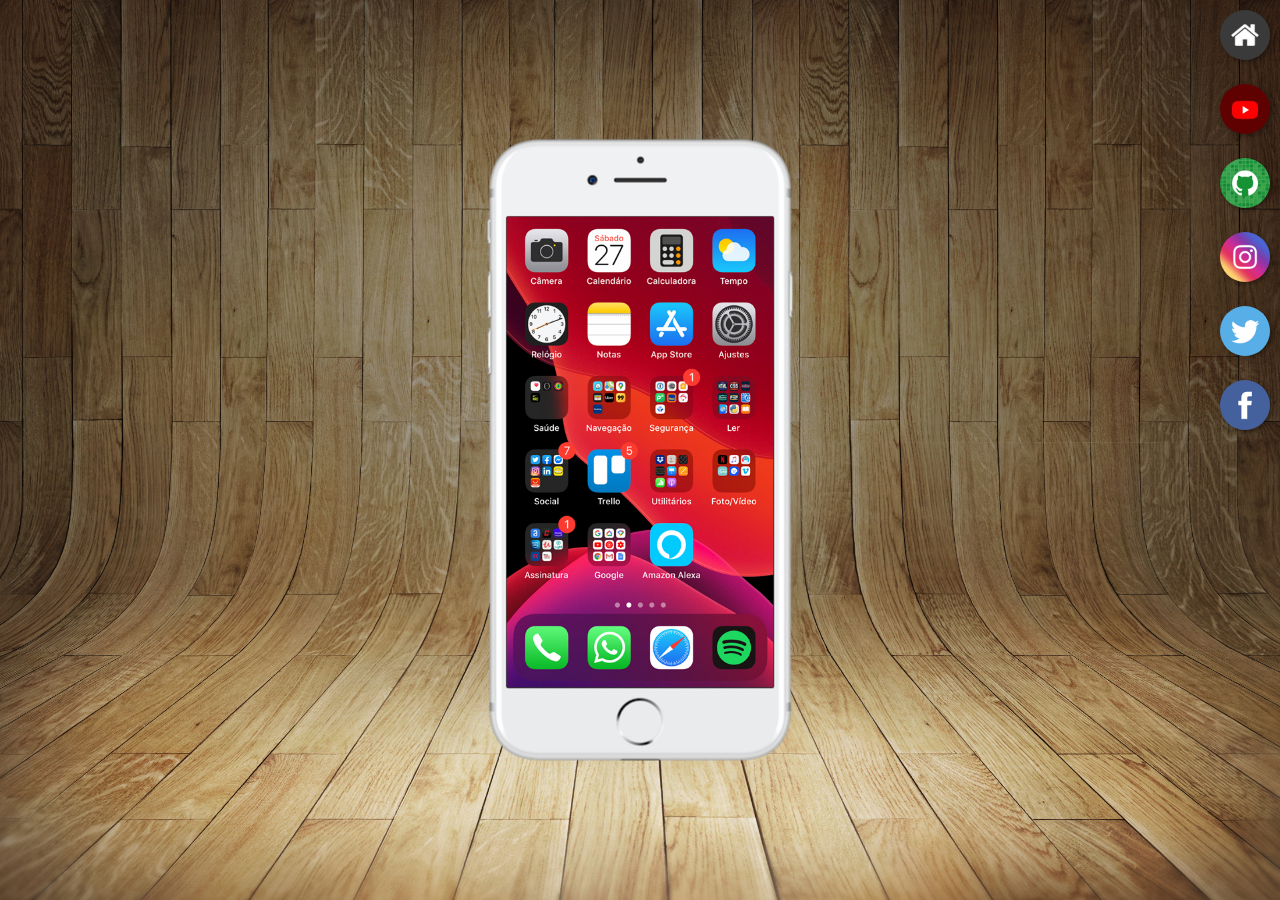
<file: index.html>
<!DOCTYPE html>
<html lang="pt-br">
<head>
    <meta charset="UTF-8">
    <meta http-equiv="X-UA-Compatible" content="IE=edge">
    <meta name="viewport" content="width=device-width, initial-scale=1.0">
    <title>Projeto Redes Sociais</title>
    <link rel="shortcut icon" href="favicon.ico" type="image/x-icon">
    <link rel="stylesheet" href="estilos/style.css">
</head>
<body>
    <main>
        <section id="telefone">
            <iframe src="home.html" name="tela" id="tela" frameborder="0"></iframe>
        </section>
        <section id="redes-sociais">
            <a href="home.html" target="tela"><img src="imagens/logo-home.jpg" alt="home"></a><br>
            <a href="youtube.html" target="tela"><img src="imagens/logo-youtube.jpg" alt="youtube"></a><br>
            <a href="github.html" target="tela"><img src="imagens/logo-github.jpg" alt="github"></a><br>
            <a href="instagram.html" target="tela"><img src="imagens/logo-instagram.jpg" alt="instagram"></a><br>
            <a href="twitter.html" target="tela"><img src="imagens/logo-twitter.jpg" alt="twitter"></a><br>
            <a href="facebook.html" target="tela"><img src="imagens/logo-facebook.jpg" alt="facebook"></a>
        </section>
    </main>
</body>
</html>
</file>
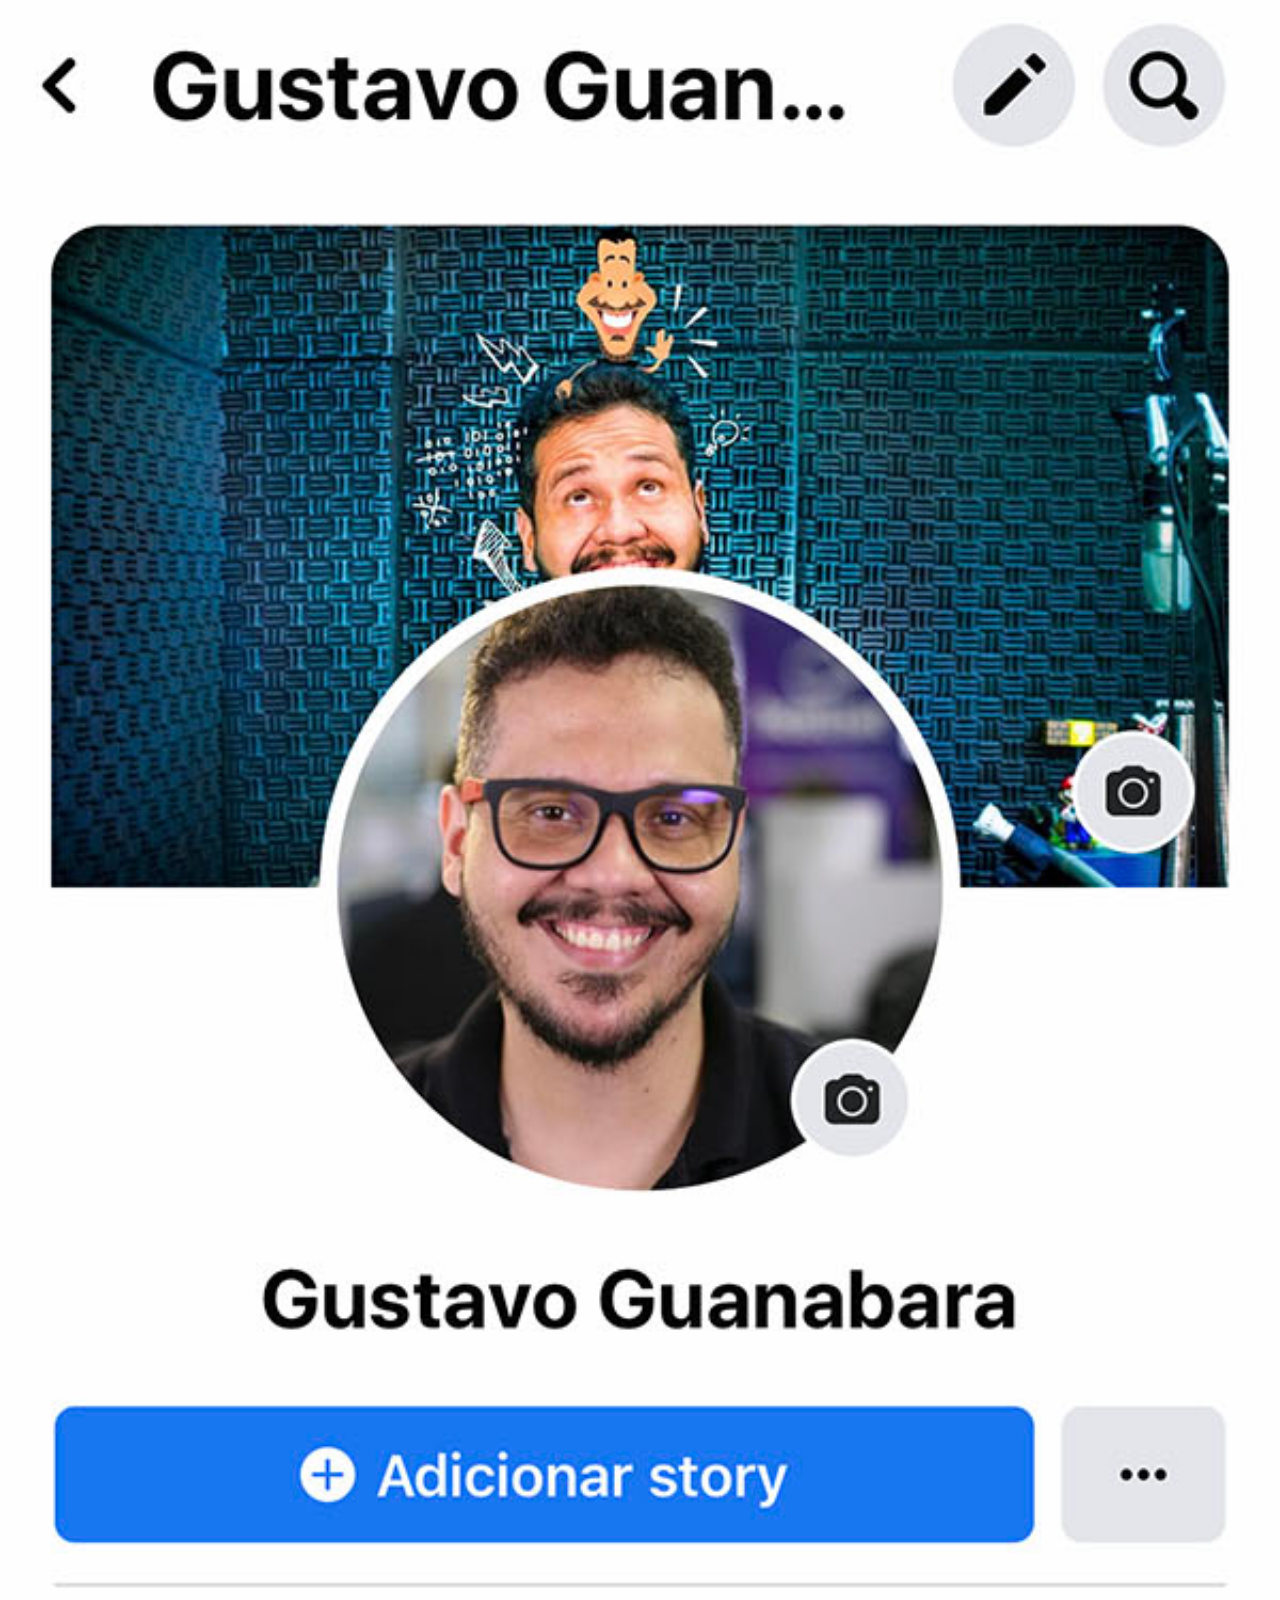
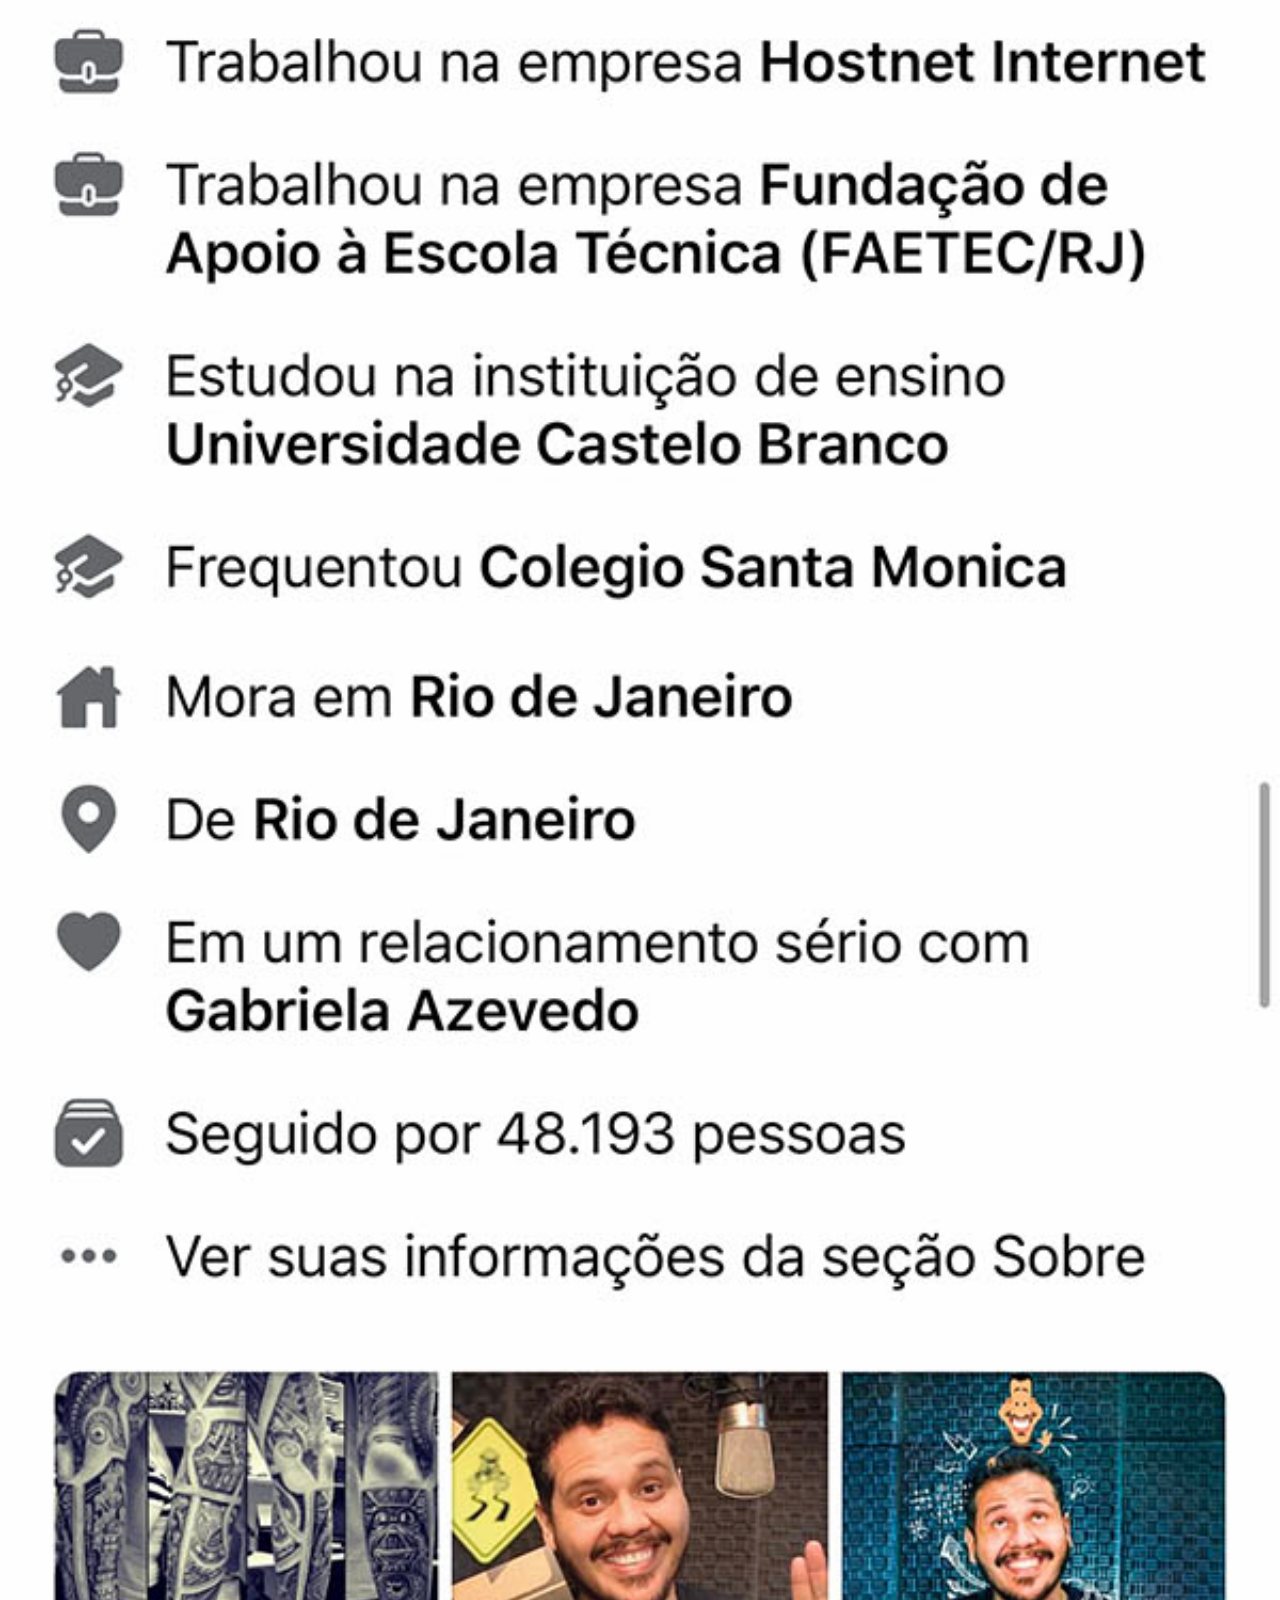
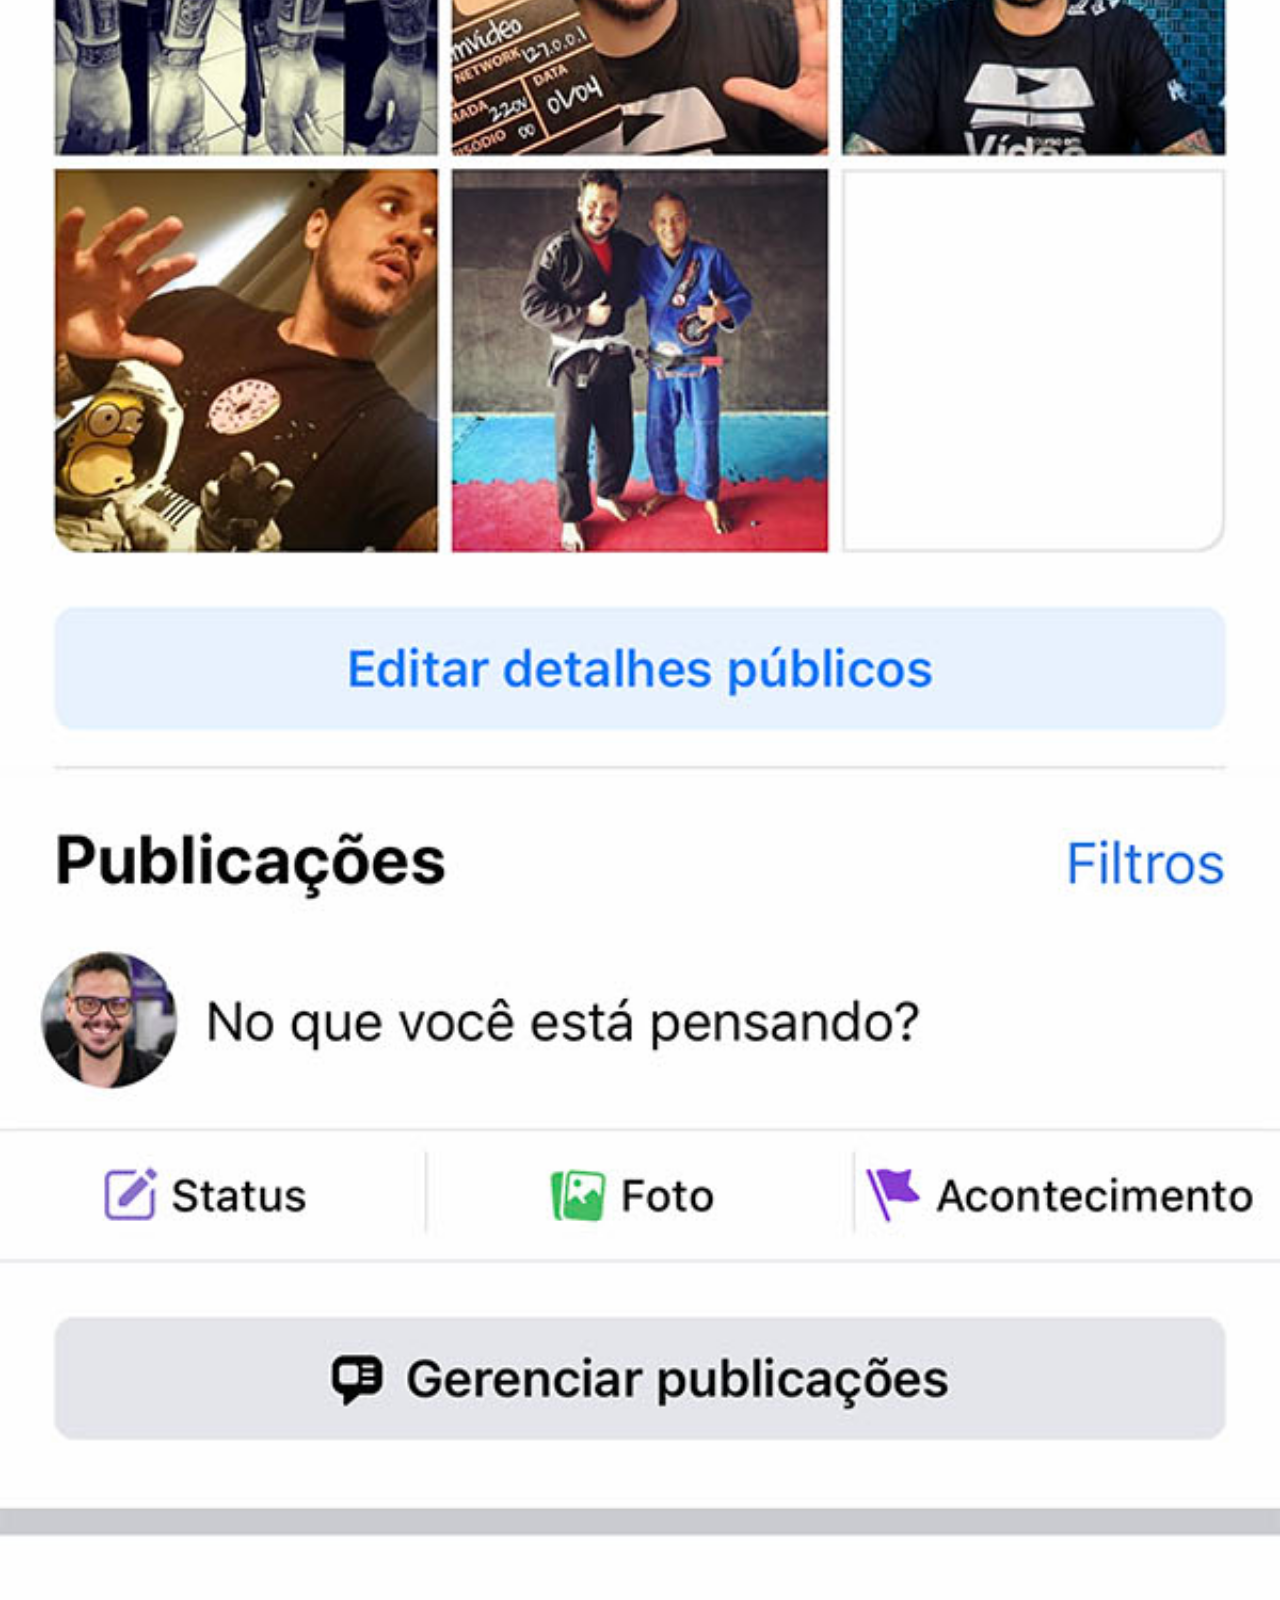
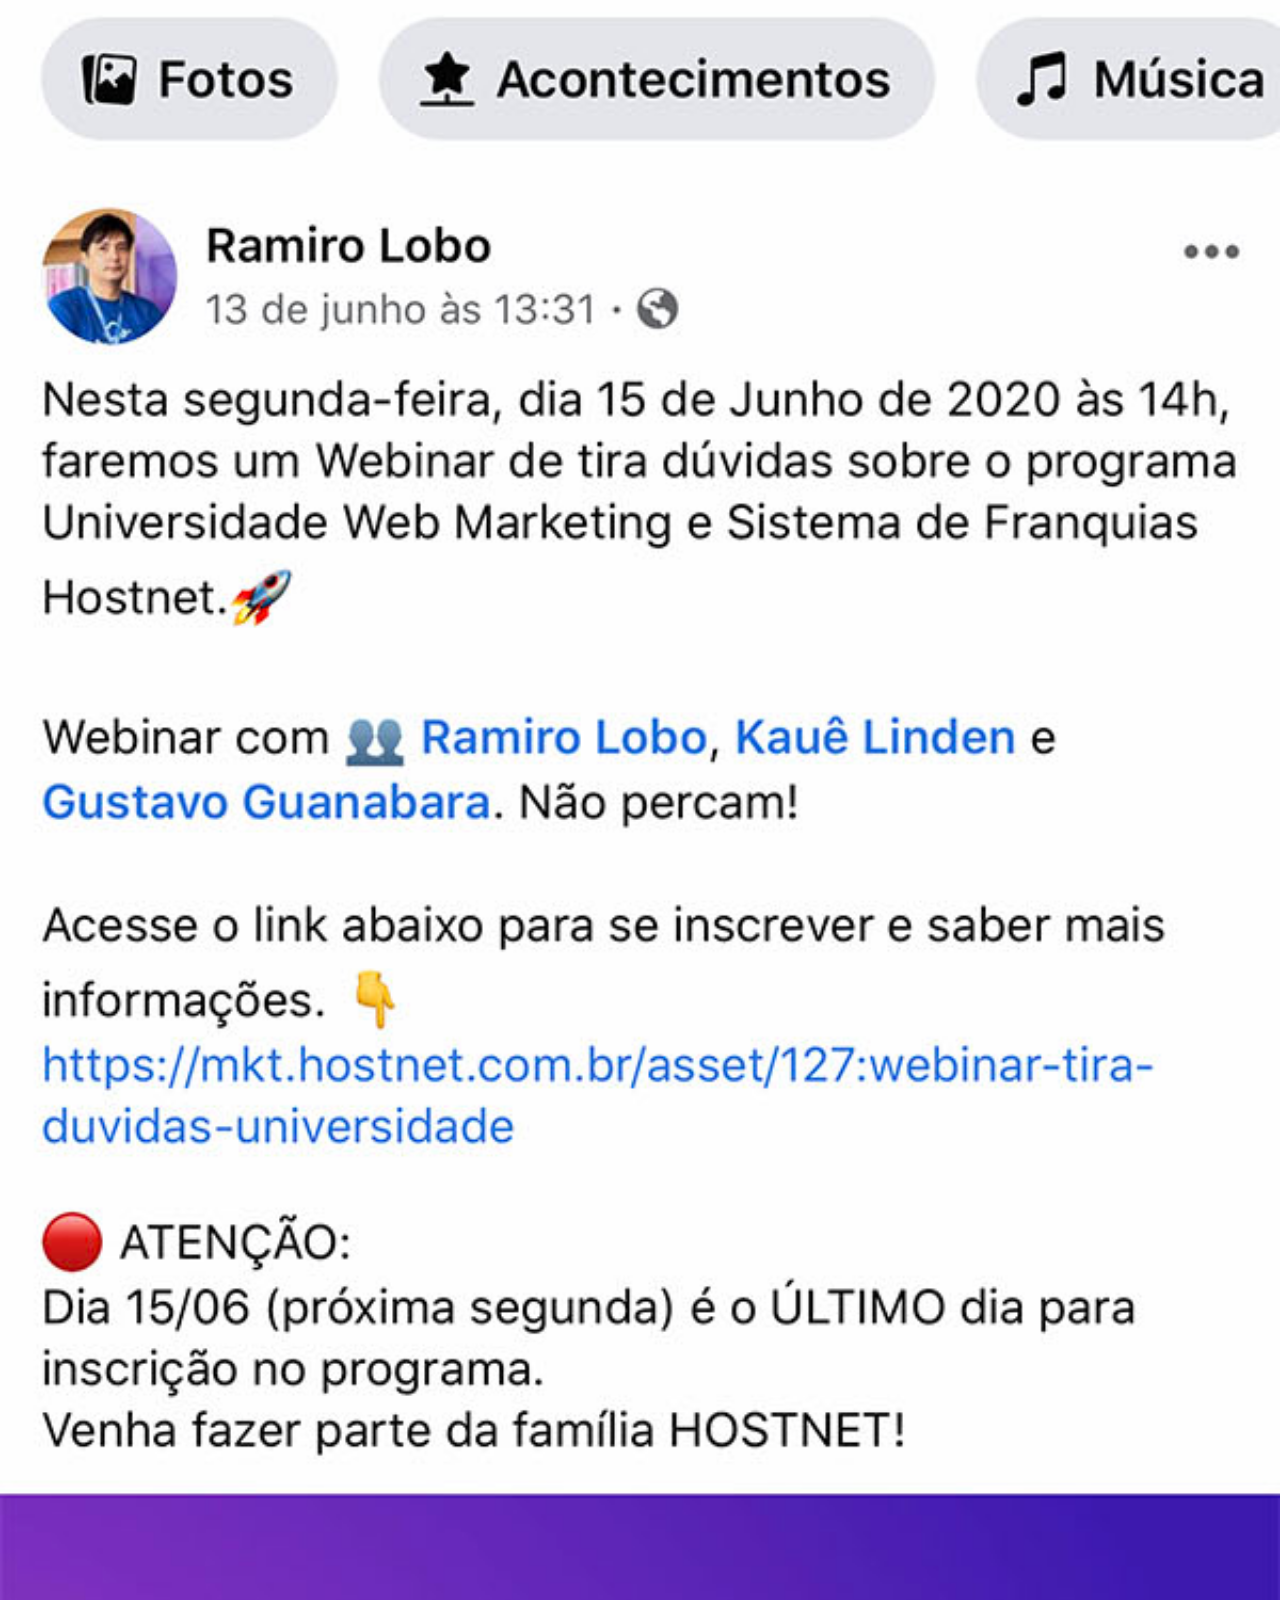
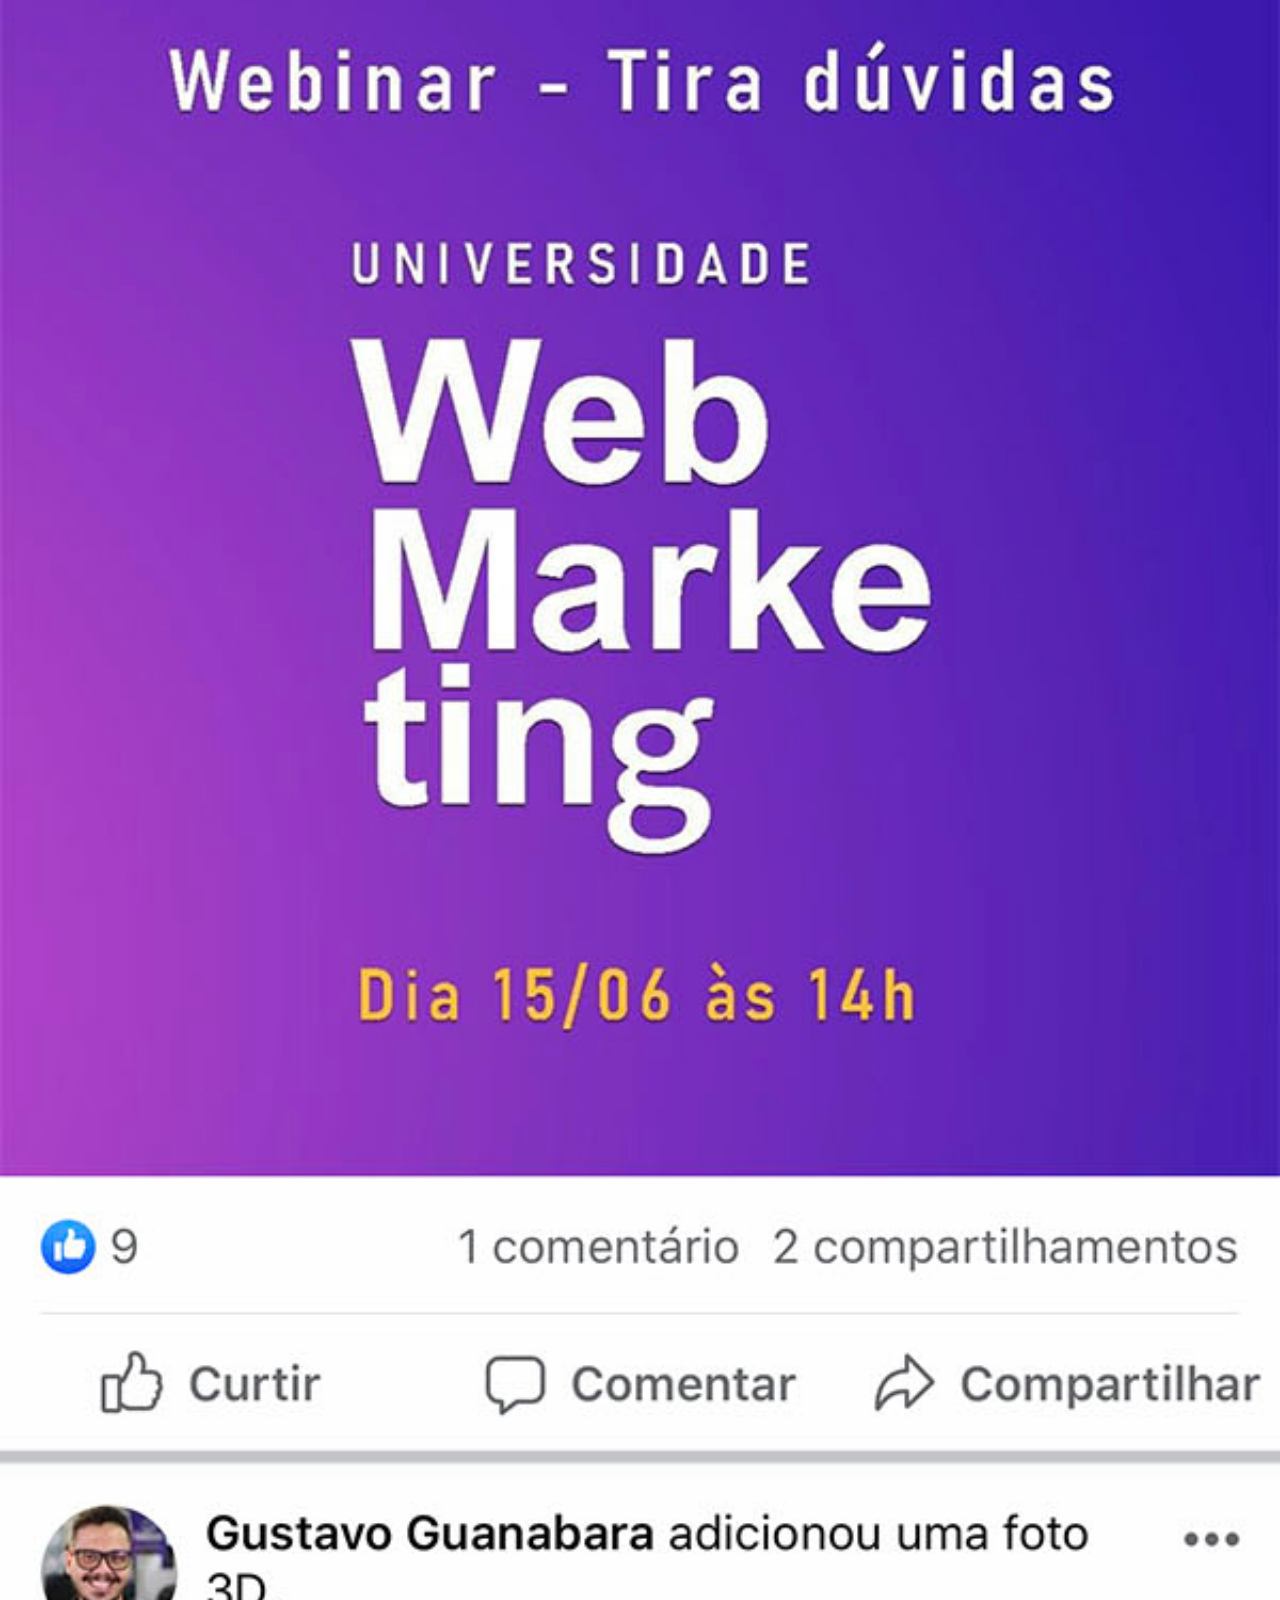
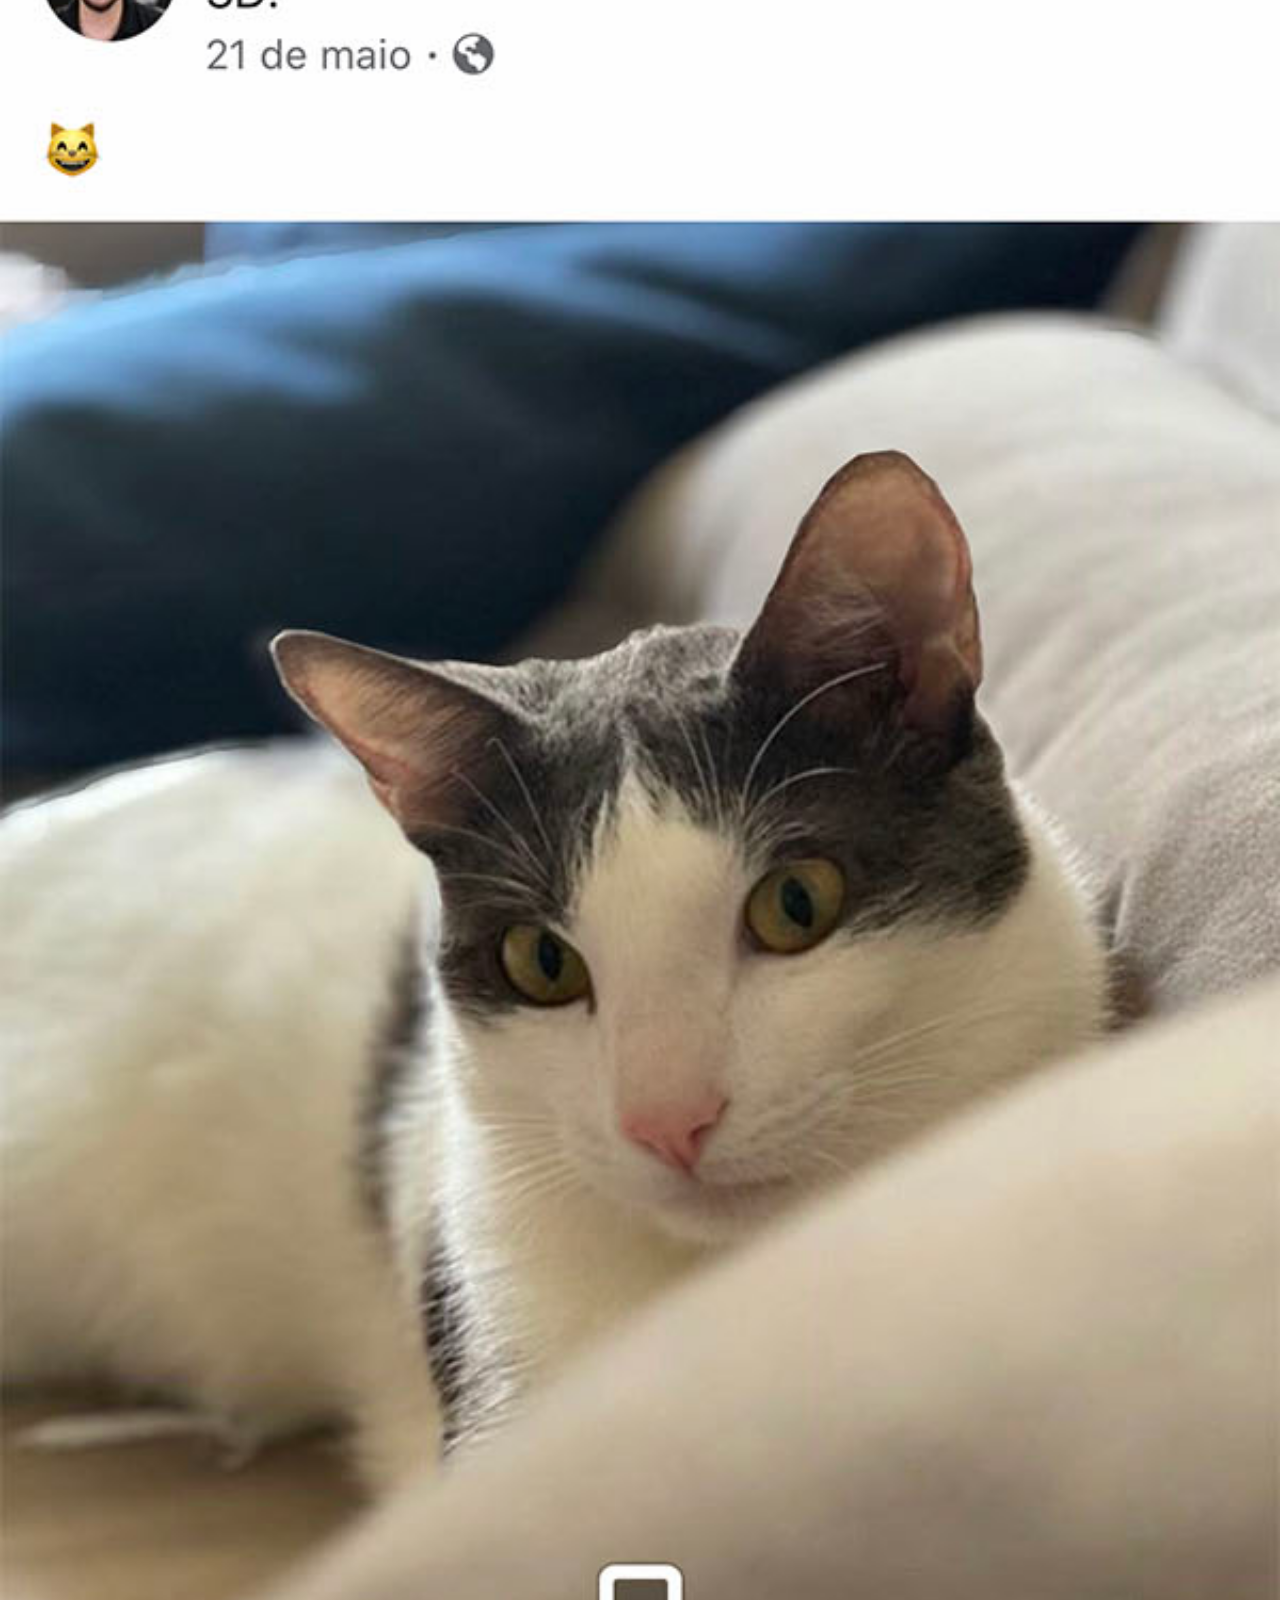
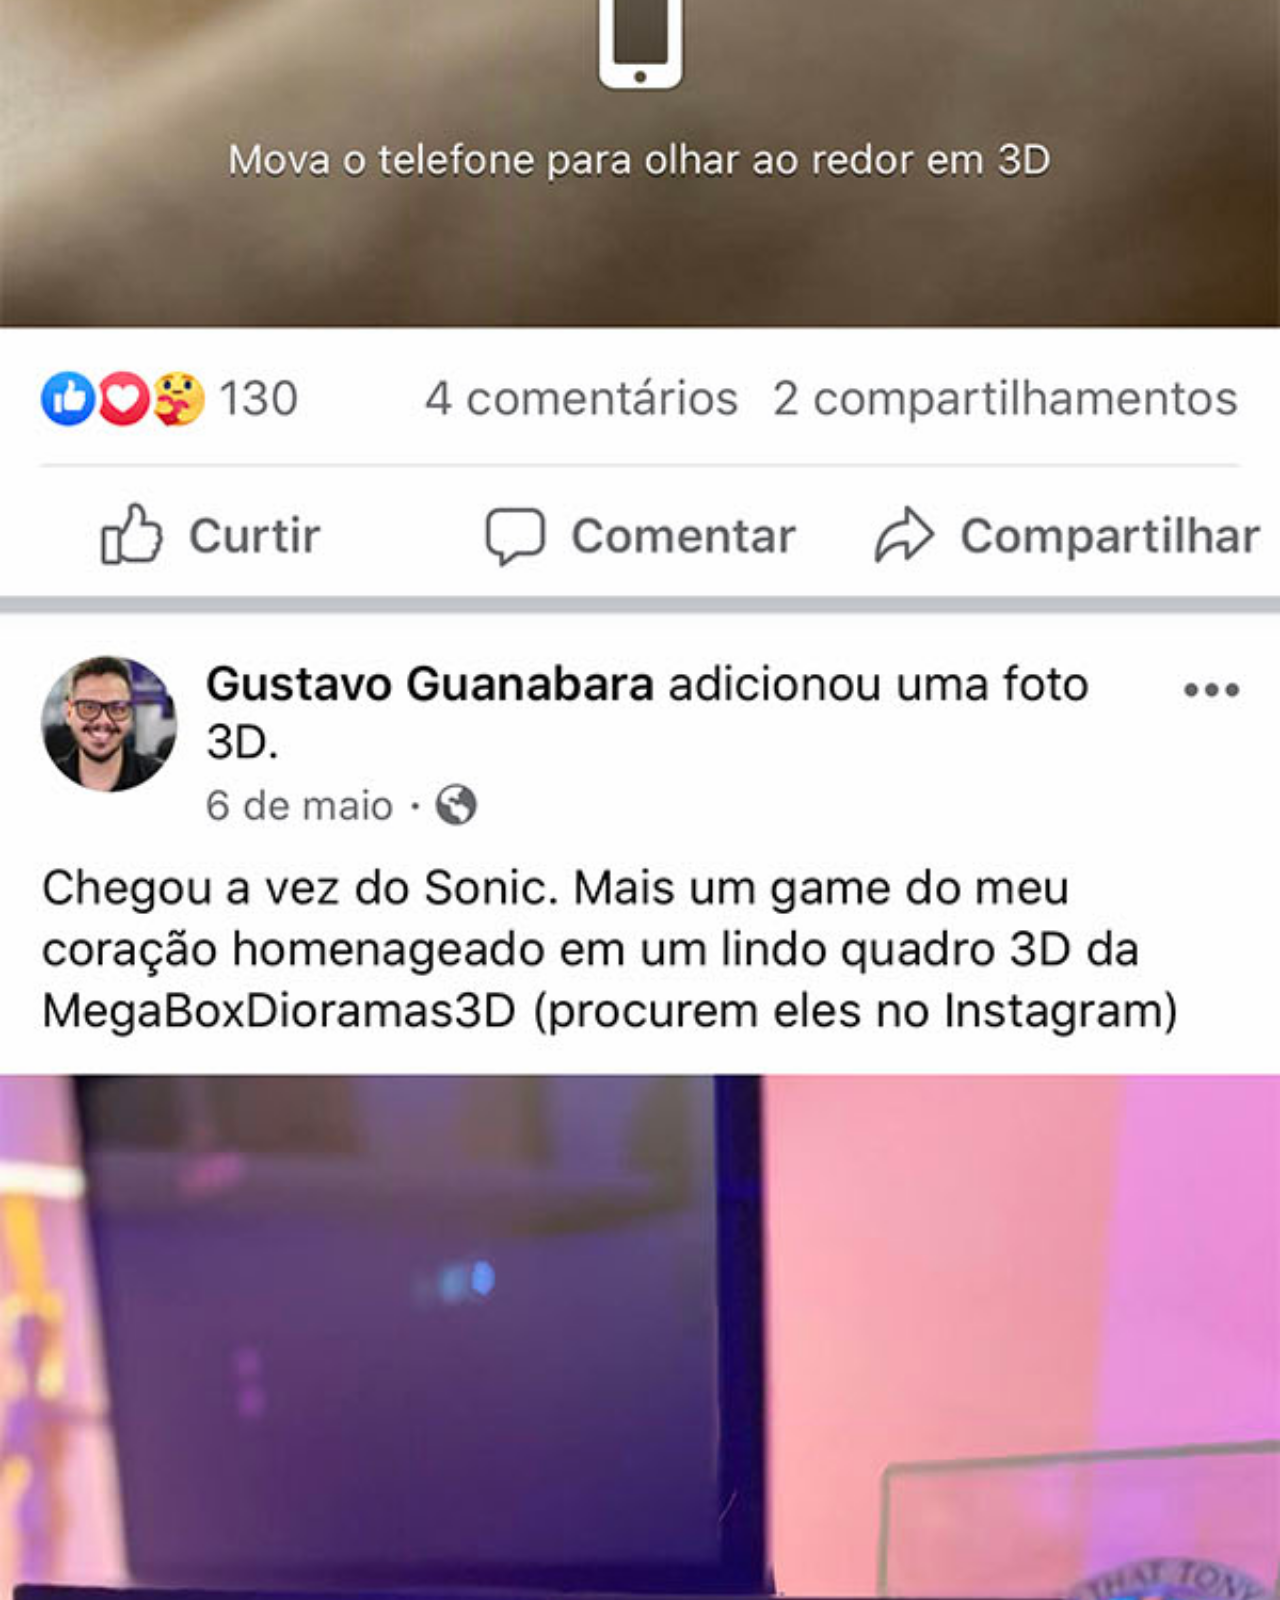
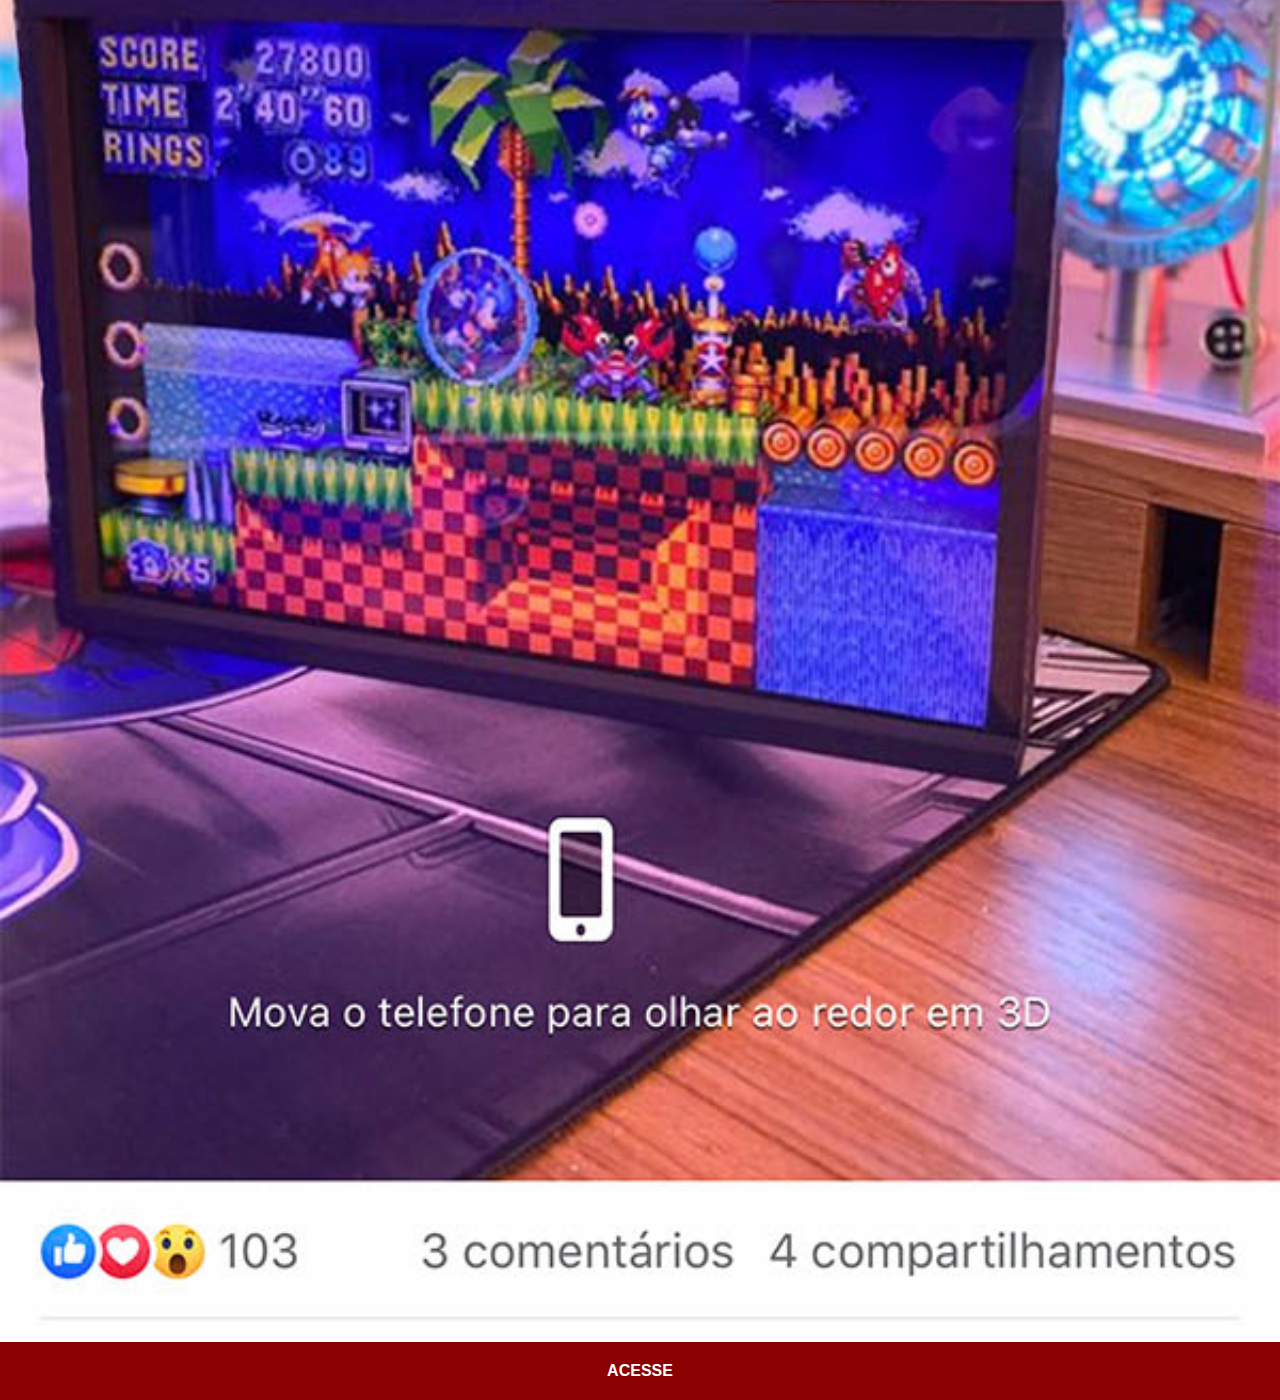
<file: facebook.html>
<!DOCTYPE html>
<html lang="pt-br">
<head>
    <meta charset="UTF-8">
    <meta http-equiv="X-UA-Compatible" content="IE=edge">
    <meta name="viewport" content="width=device-width, initial-scale=1.0">
    <title>Facebook</title>
    <link rel="stylesheet" href="estilos/social.css">
</head>
<body>
    <img src="imagens/tela-facebook.jpg" alt="Facebook">
    <a href="https://www.facebook.com/gustavoguanabara" target="_blank">ACESSE</a>
</body>
</html>
</file>
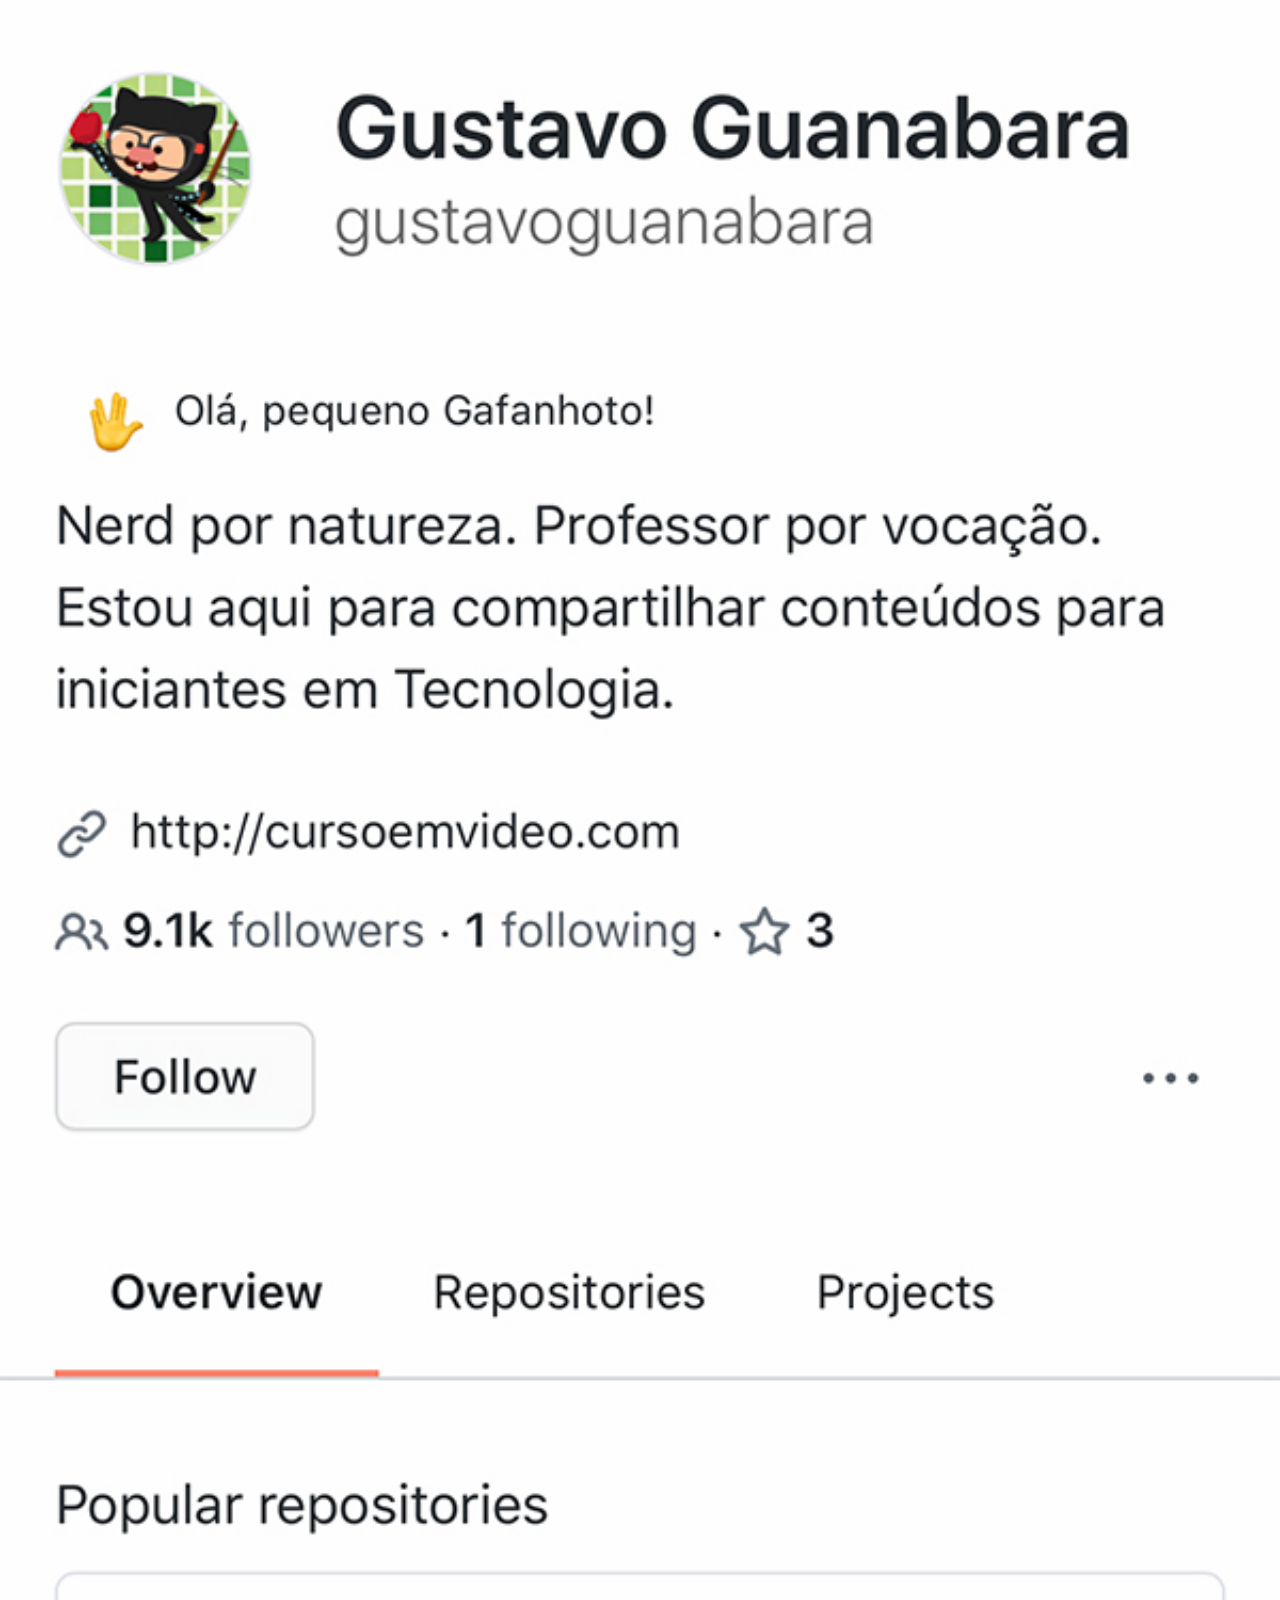
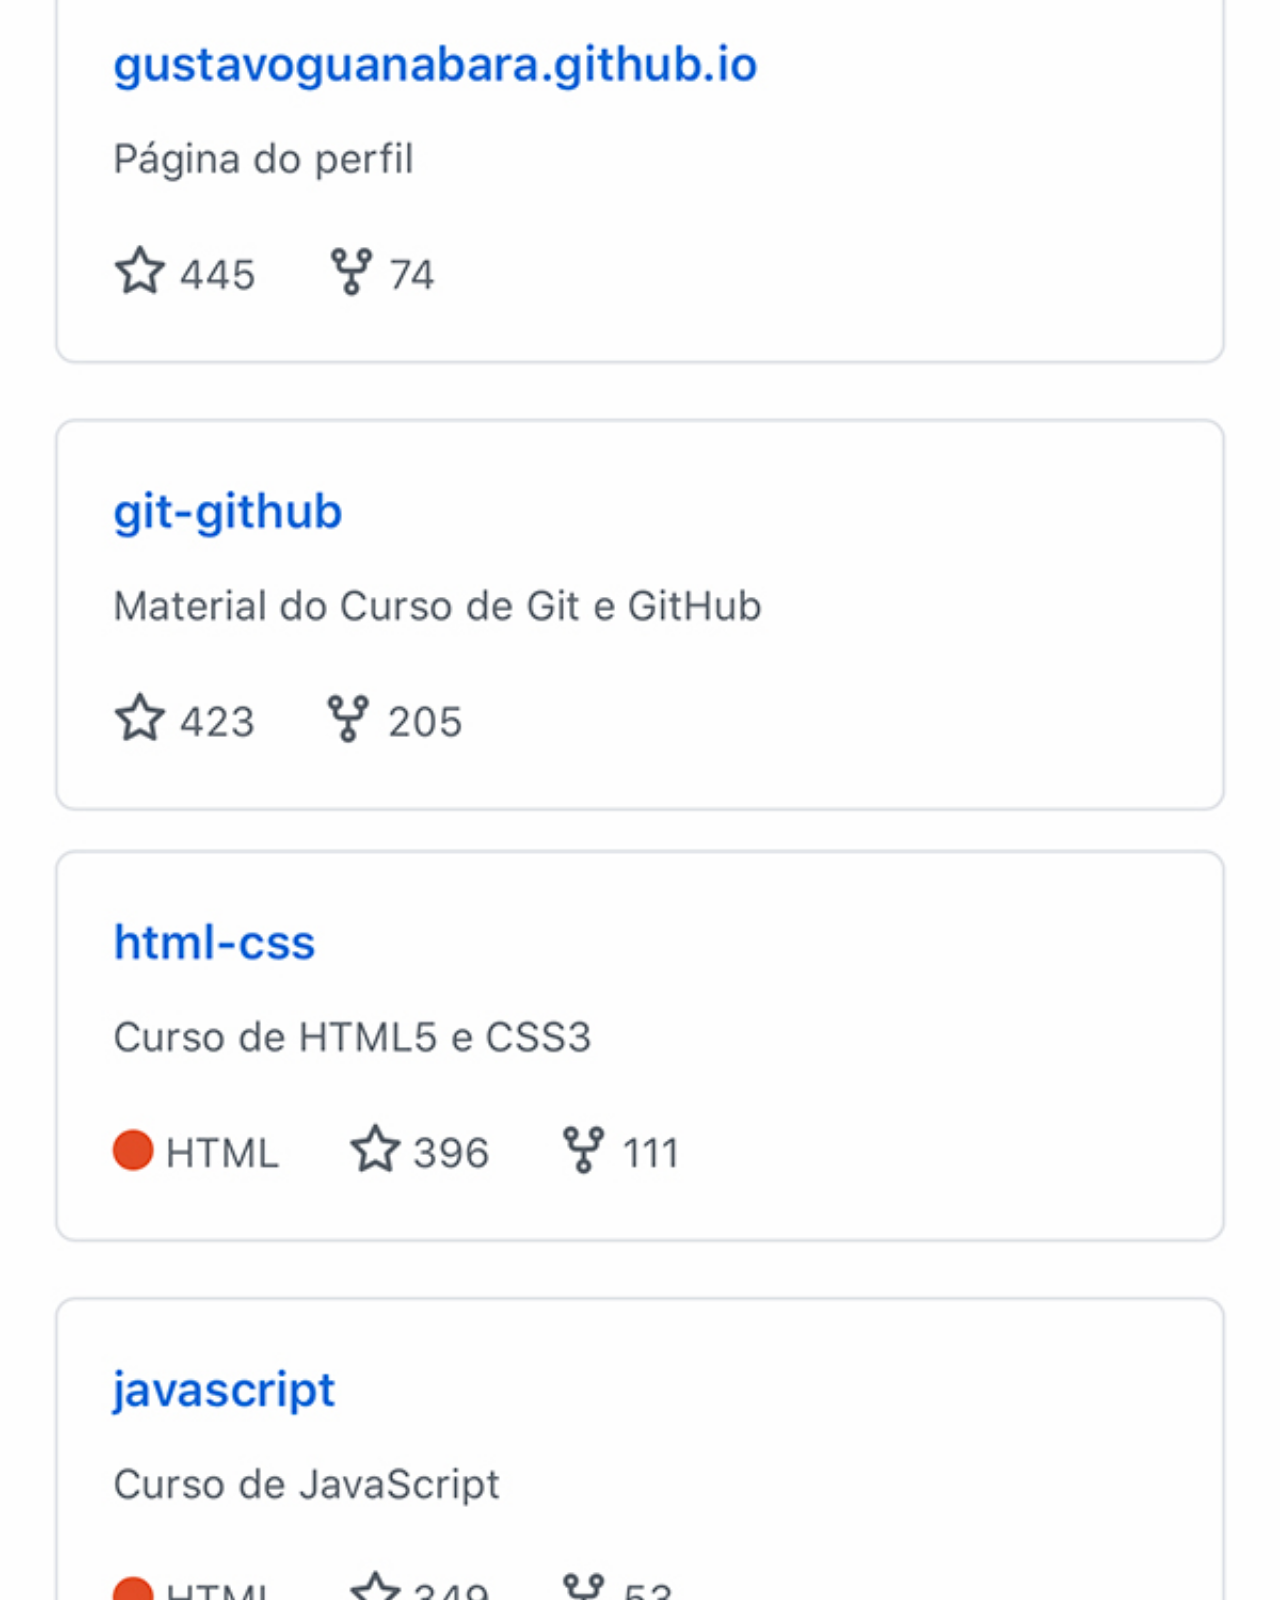
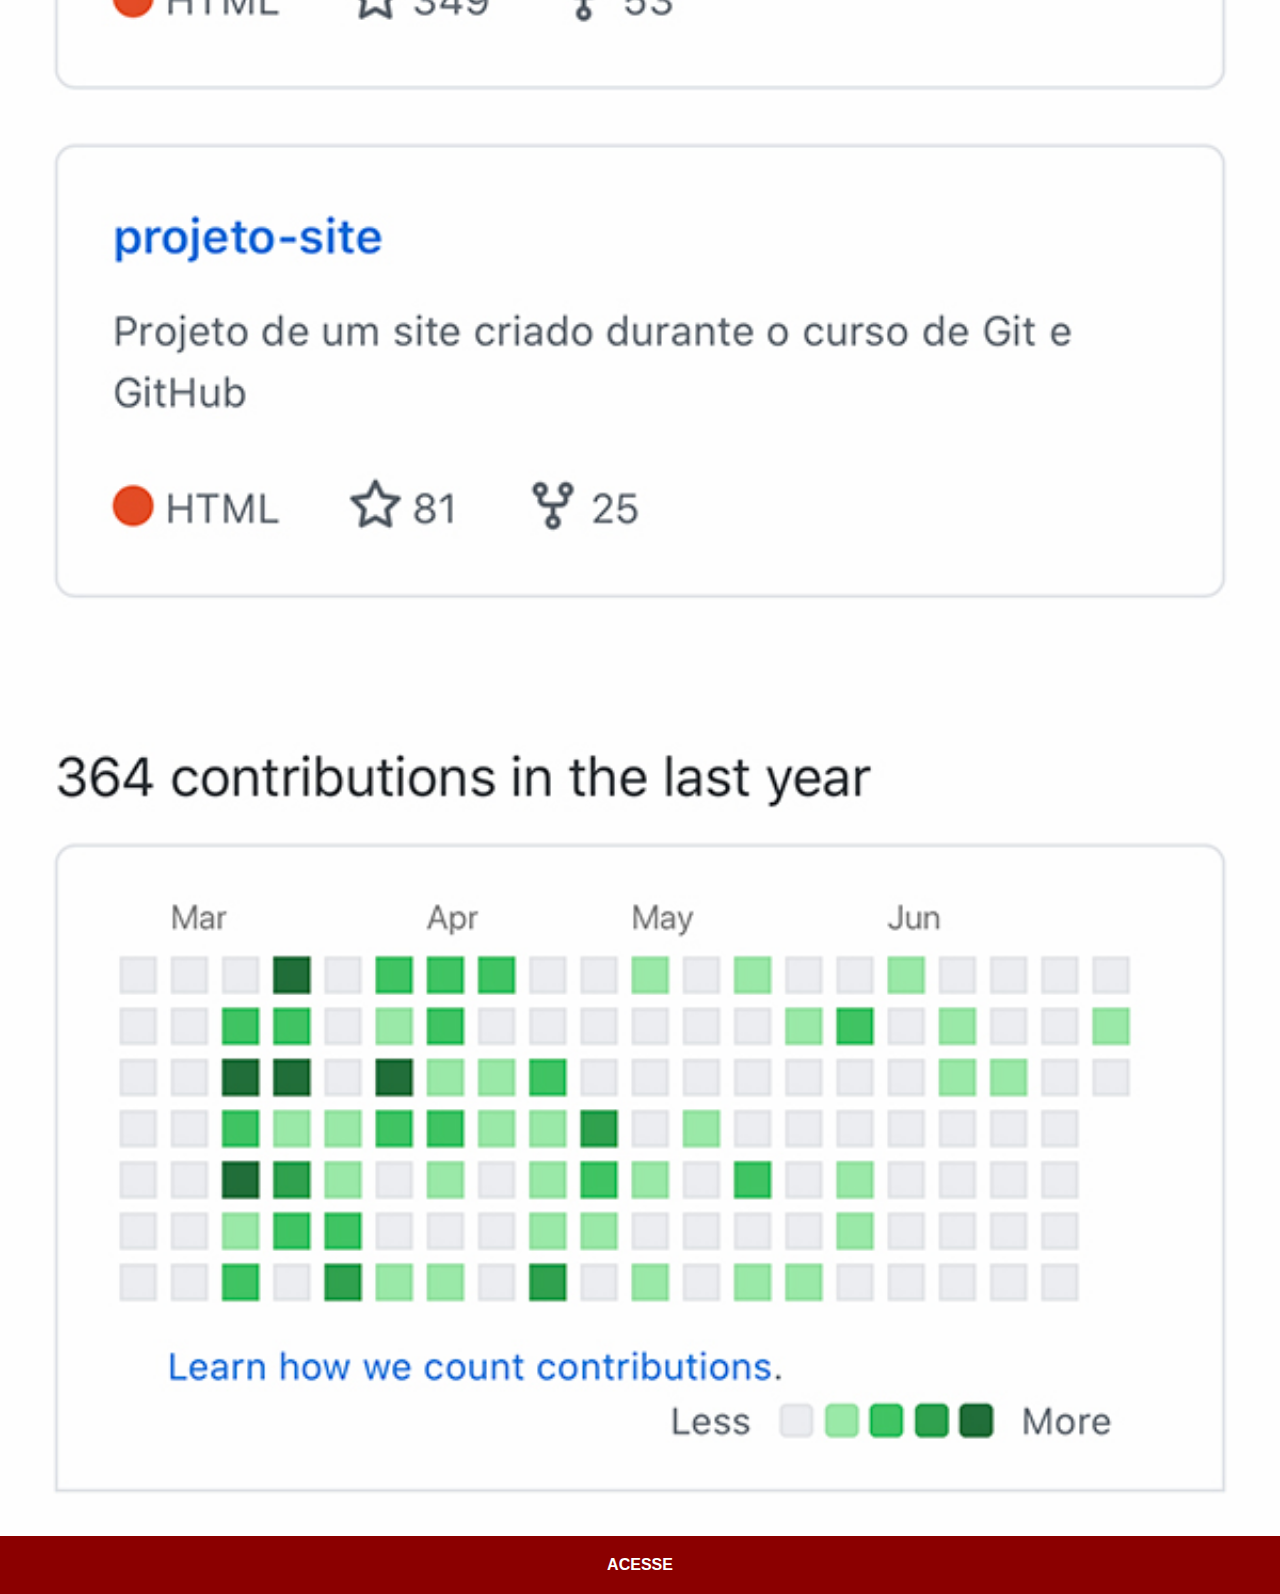
<file: github.html>
<!DOCTYPE html>
<html lang="en">
<head>
    <meta charset="UTF-8">
    <meta http-equiv="X-UA-Compatible" content="IE=edge">
    <meta name="viewport" content="width=device-width, initial-scale=1.0">
    <title>Github</title>
    <link rel="stylesheet" href="estilos/social.css">
</head>
<body>
    <img src="imagens/tela-github.jpg" alt="Github">
    <a href="https://gustavoguanabara.github.io/" target="_blank">ACESSE</a>
</body>
</html>
</file>
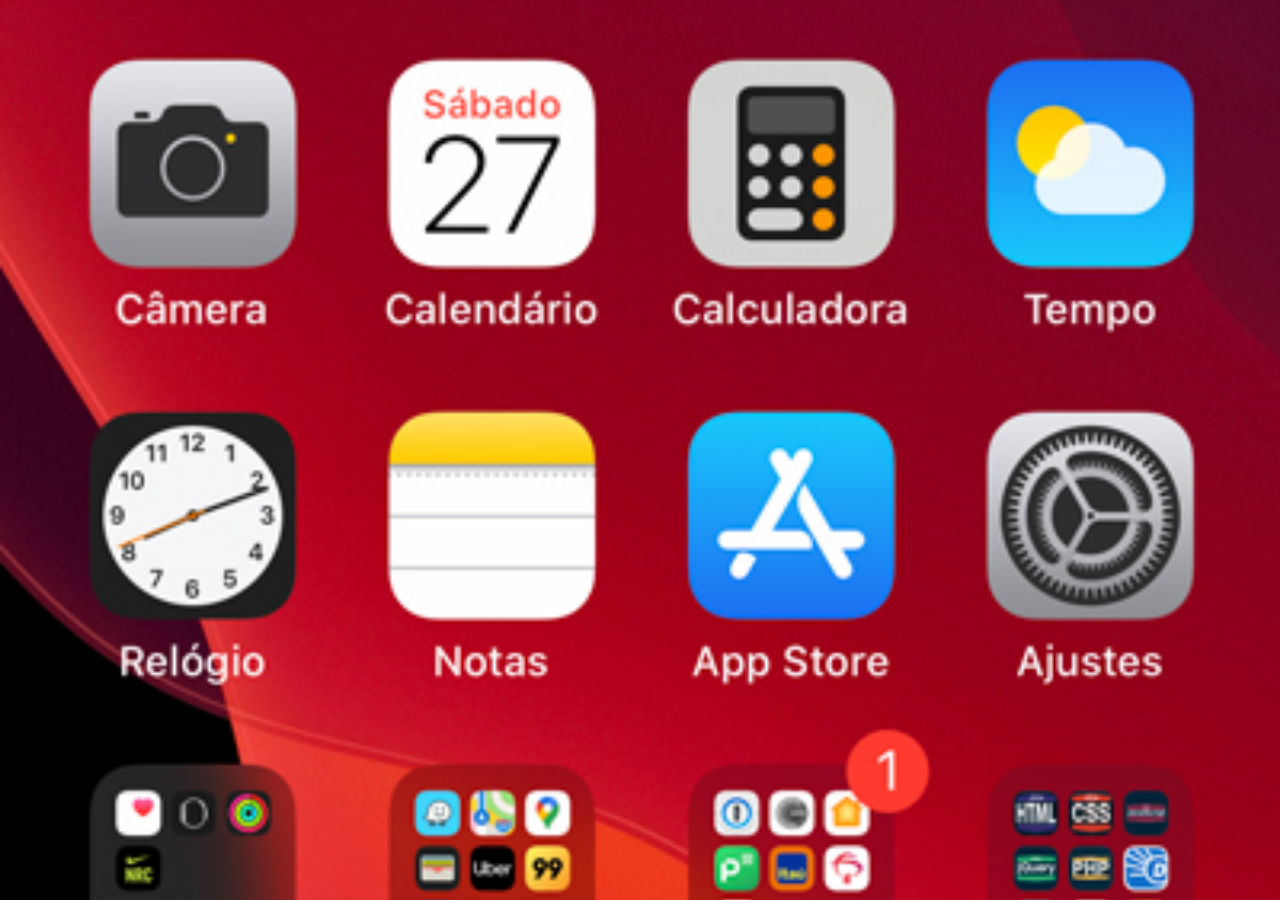
<file: home.html>
<!DOCTYPE html>
<html lang="pt-br">
<head>
    <meta charset="UTF-8">
    <meta http-equiv="X-UA-Compatible" content="IE=edge">
    <meta name="viewport" content="width=device-width, initial-scale=1.0">
    <title>home</title>
    <style>
        * {
            margin: 0px;
            padding: 0px;
        }

        body {
            width: 100vw;
            height: 100vh;
            background: black url(imagens/tela-home.jpg) no-repeat top center;
            background-size: cover;
        }
    </style>
</head>
<body>
    
</body>
</html>
</file>
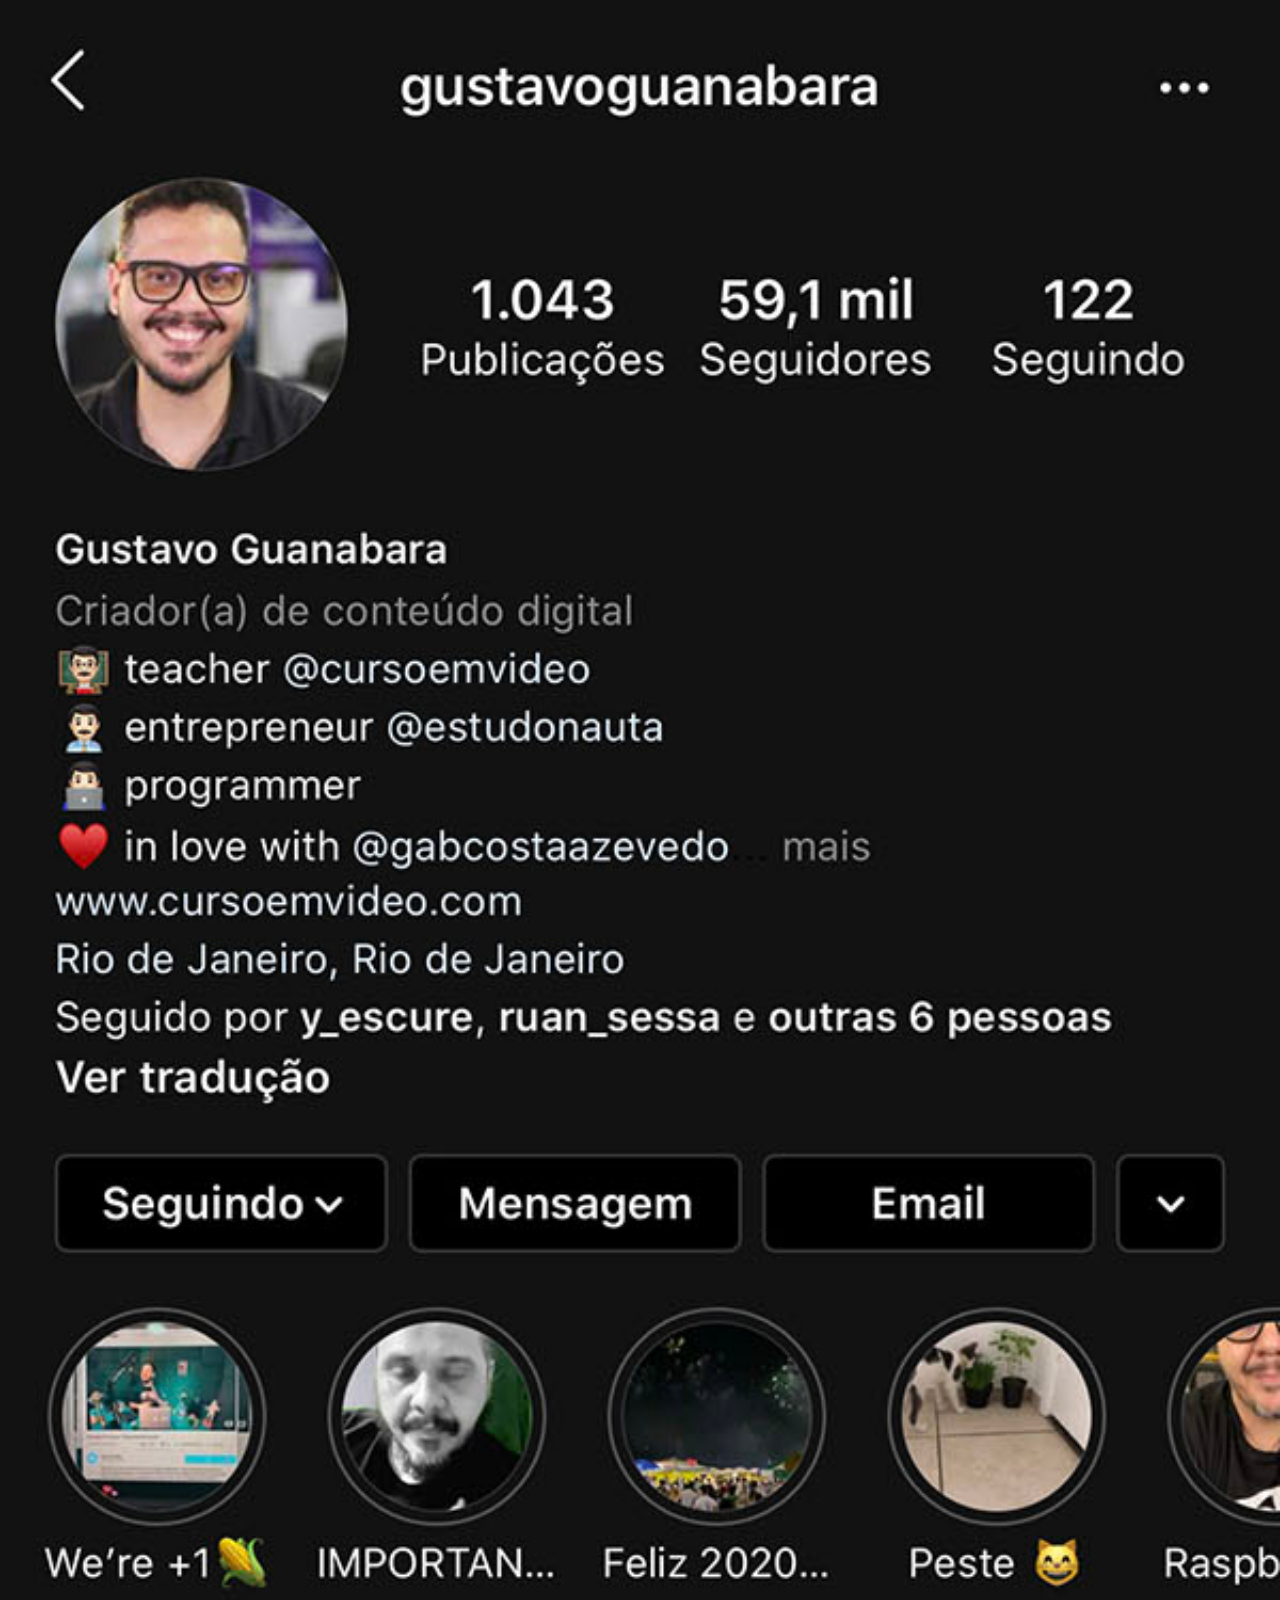
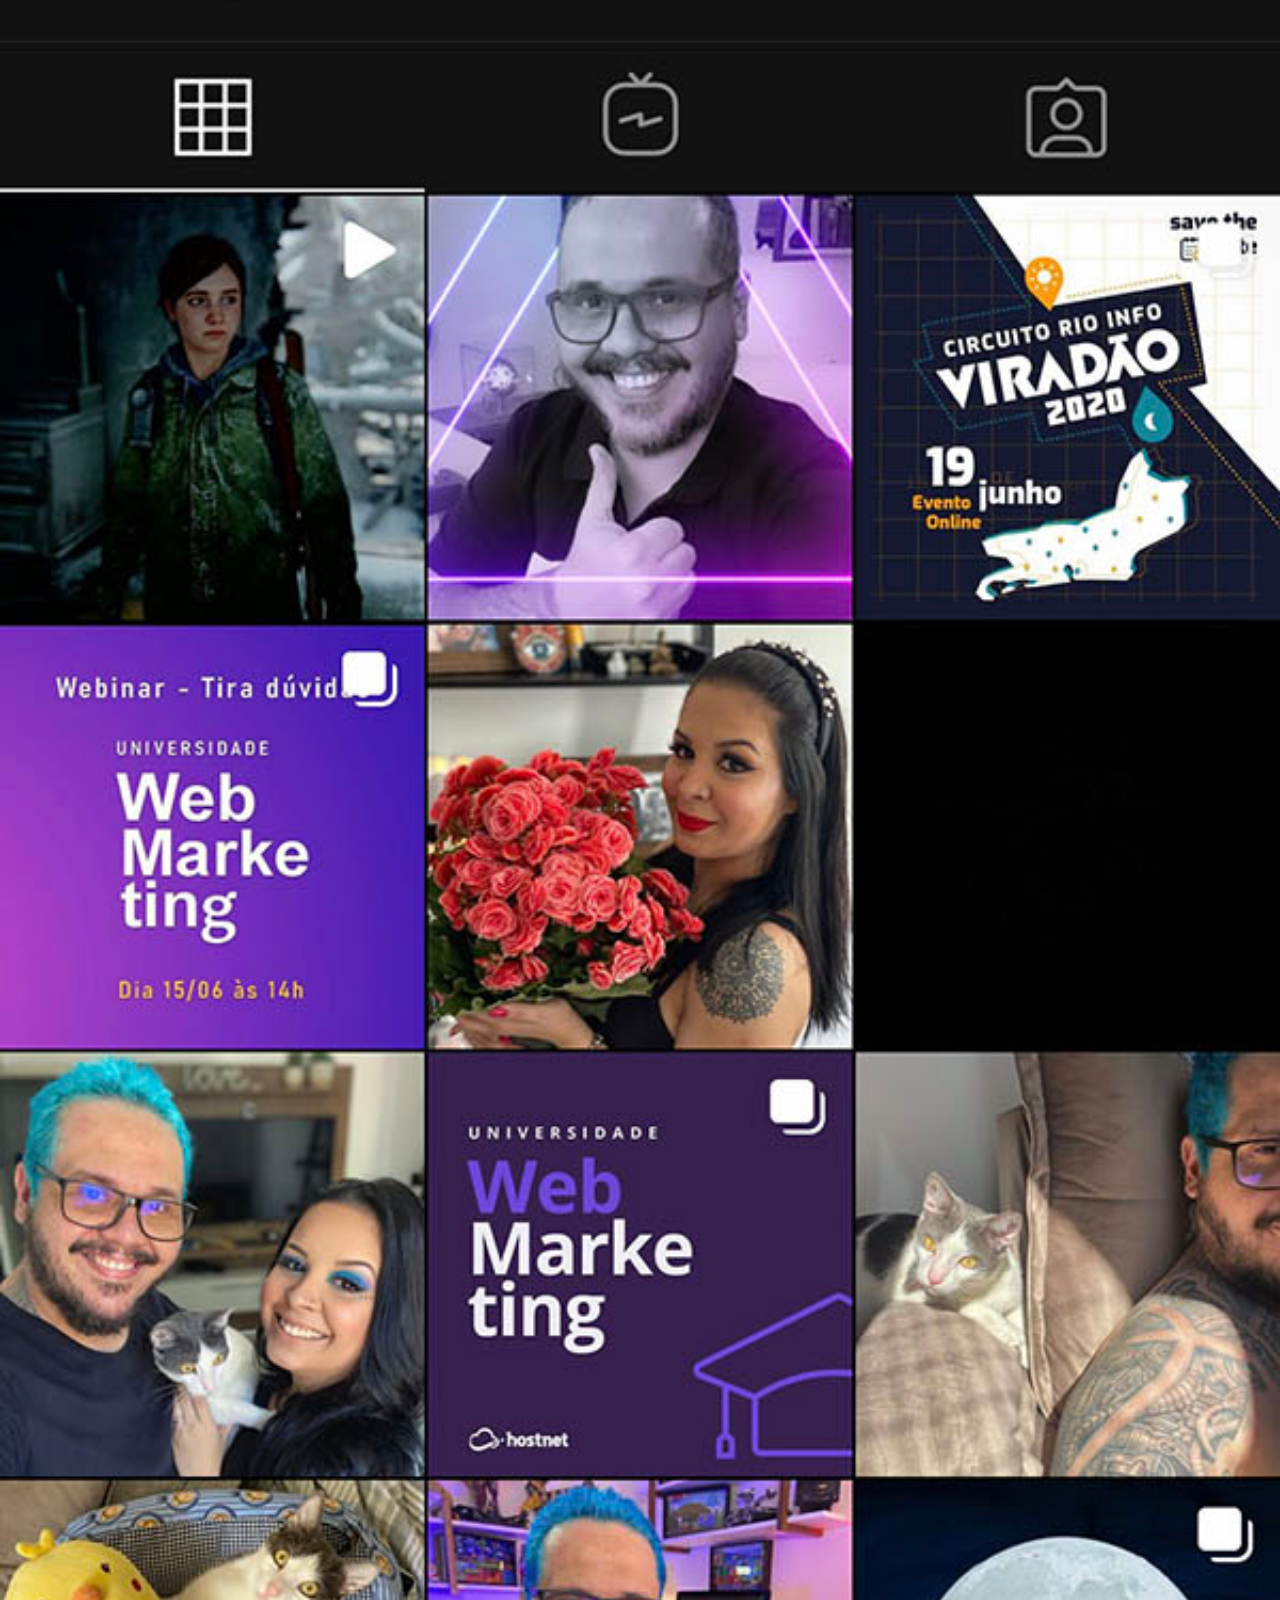
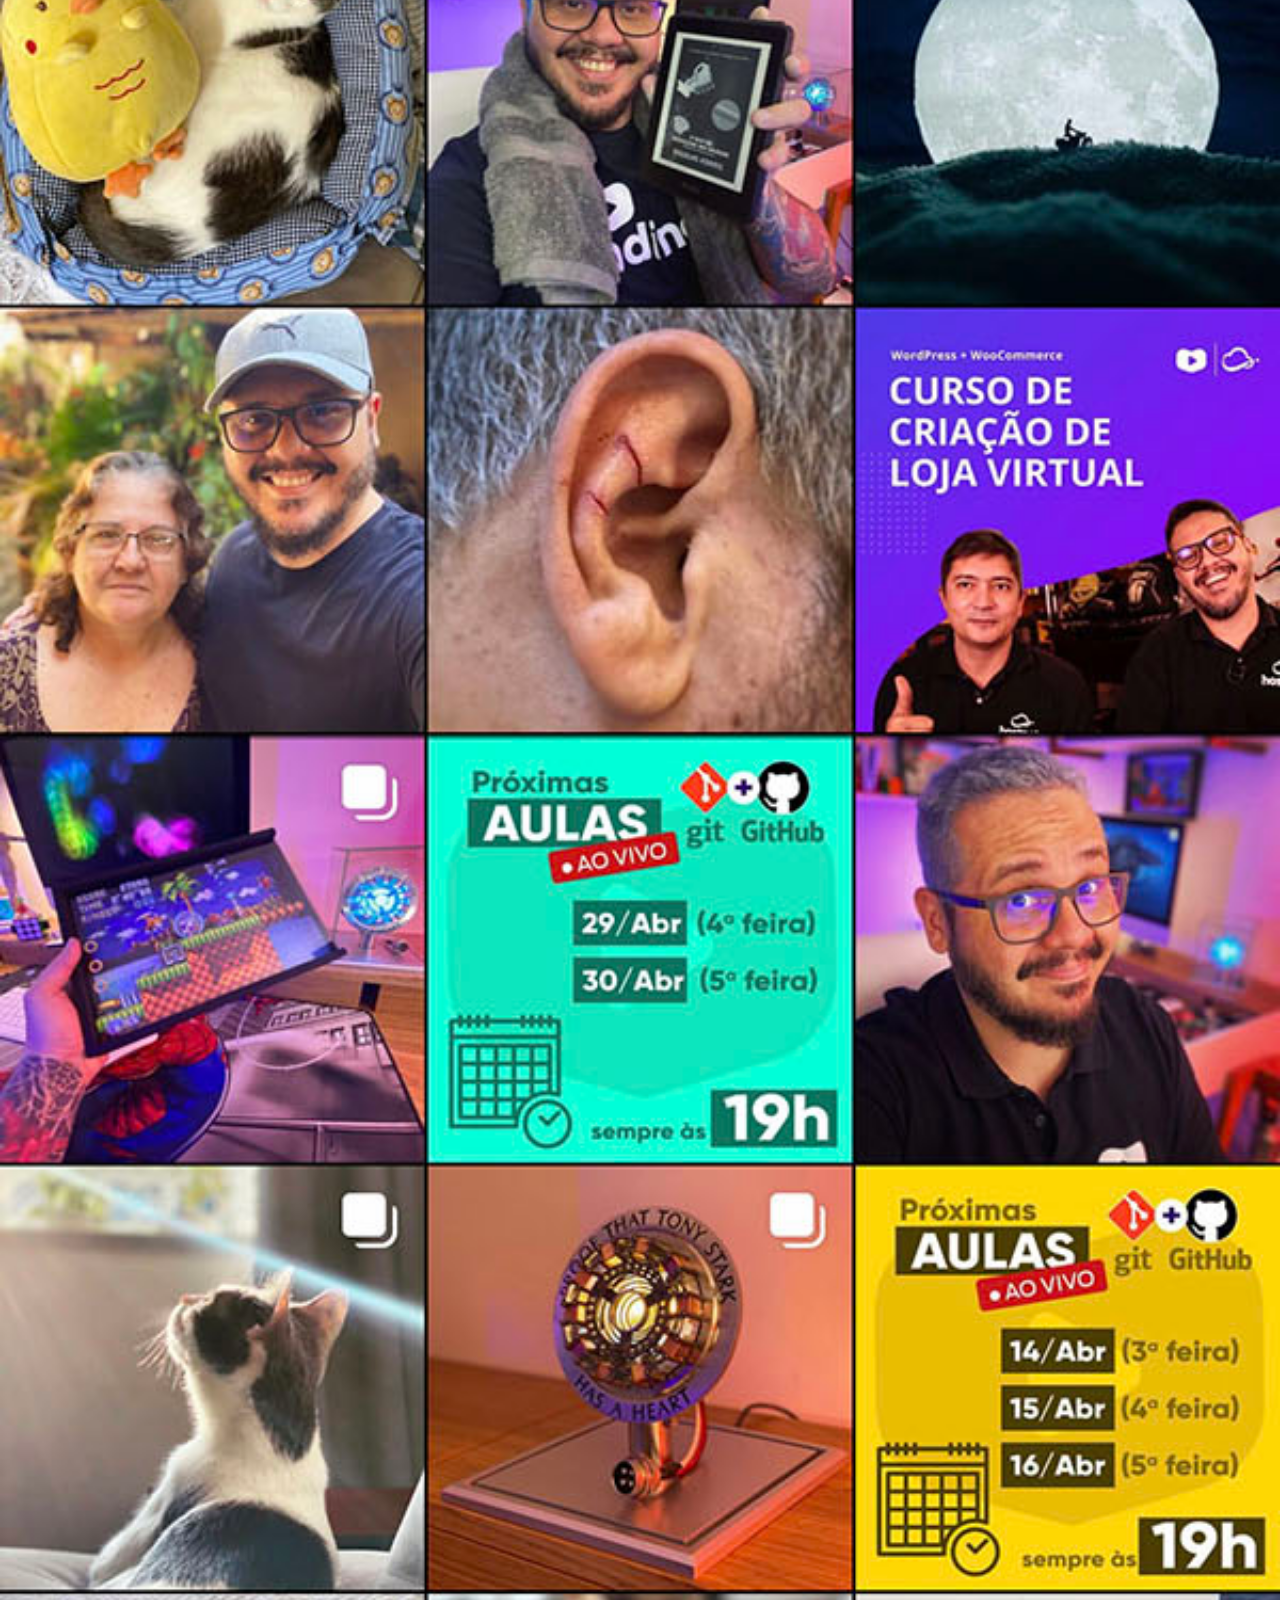
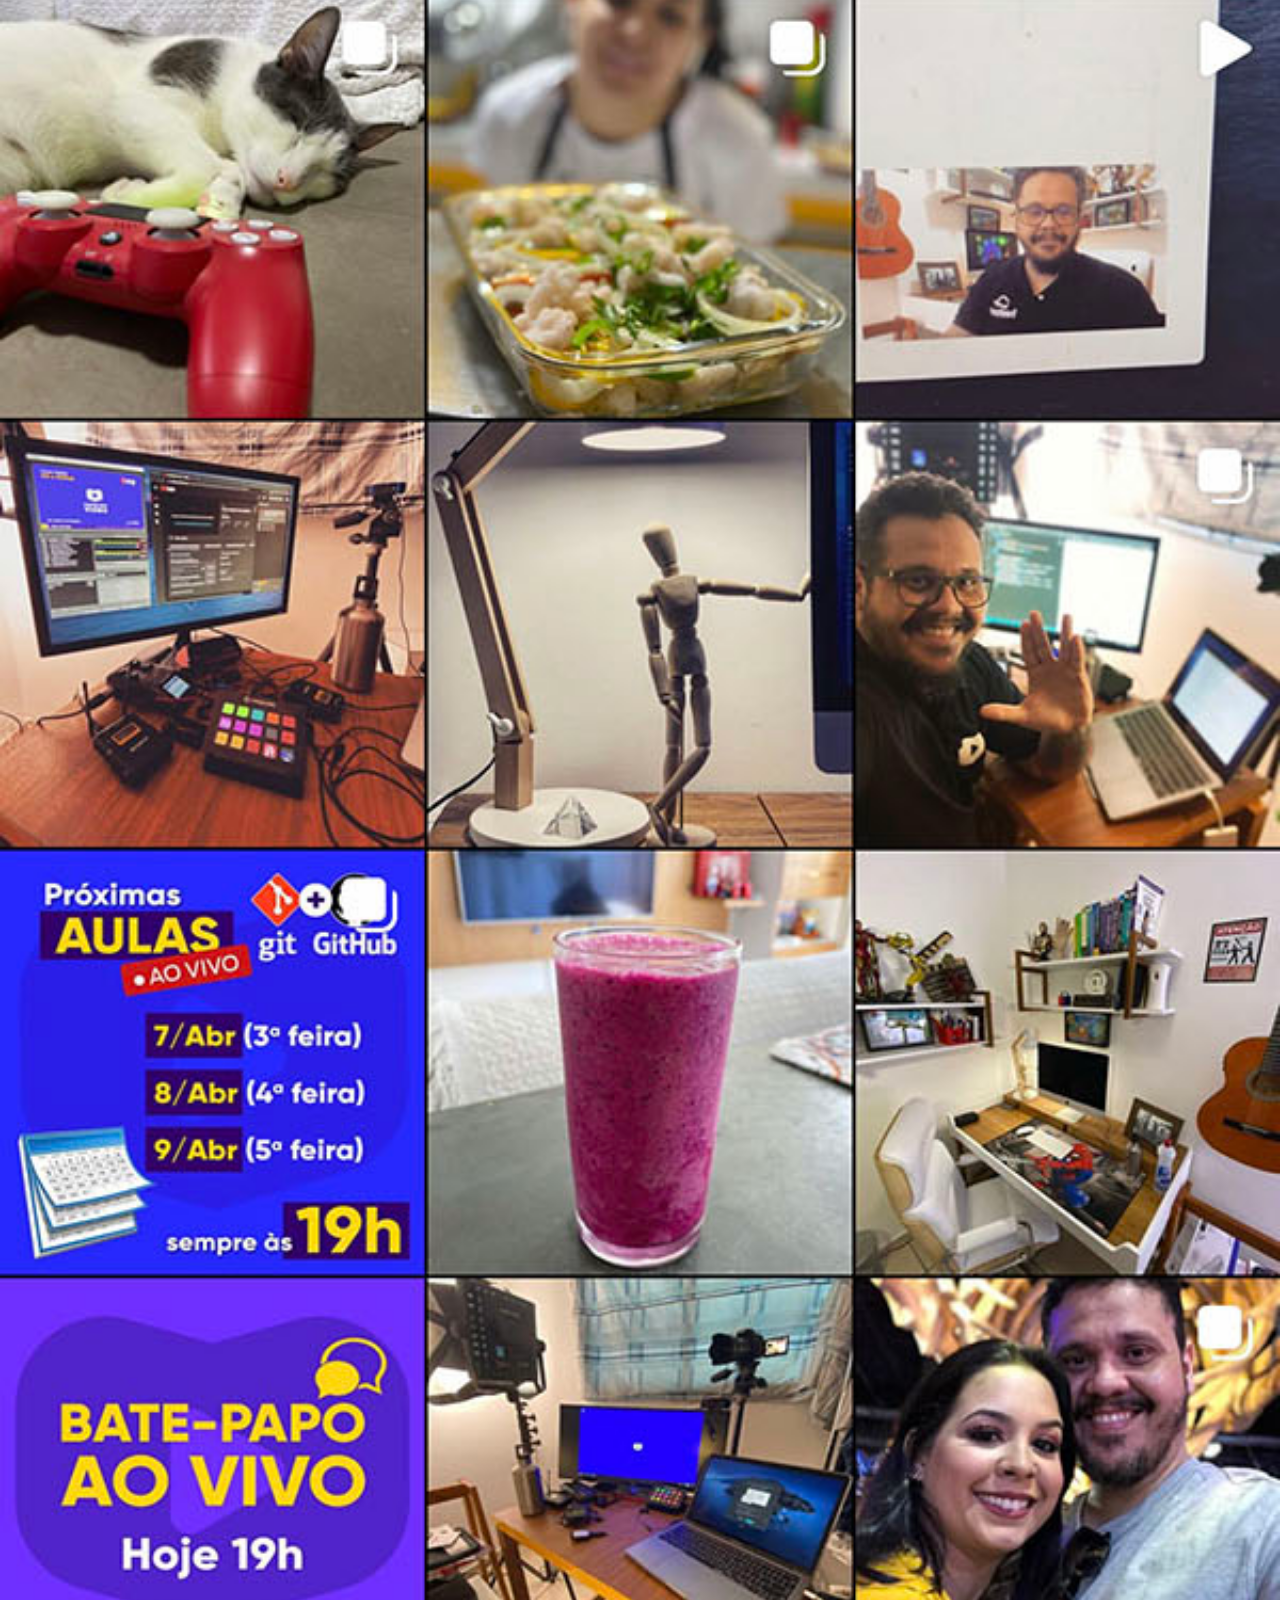
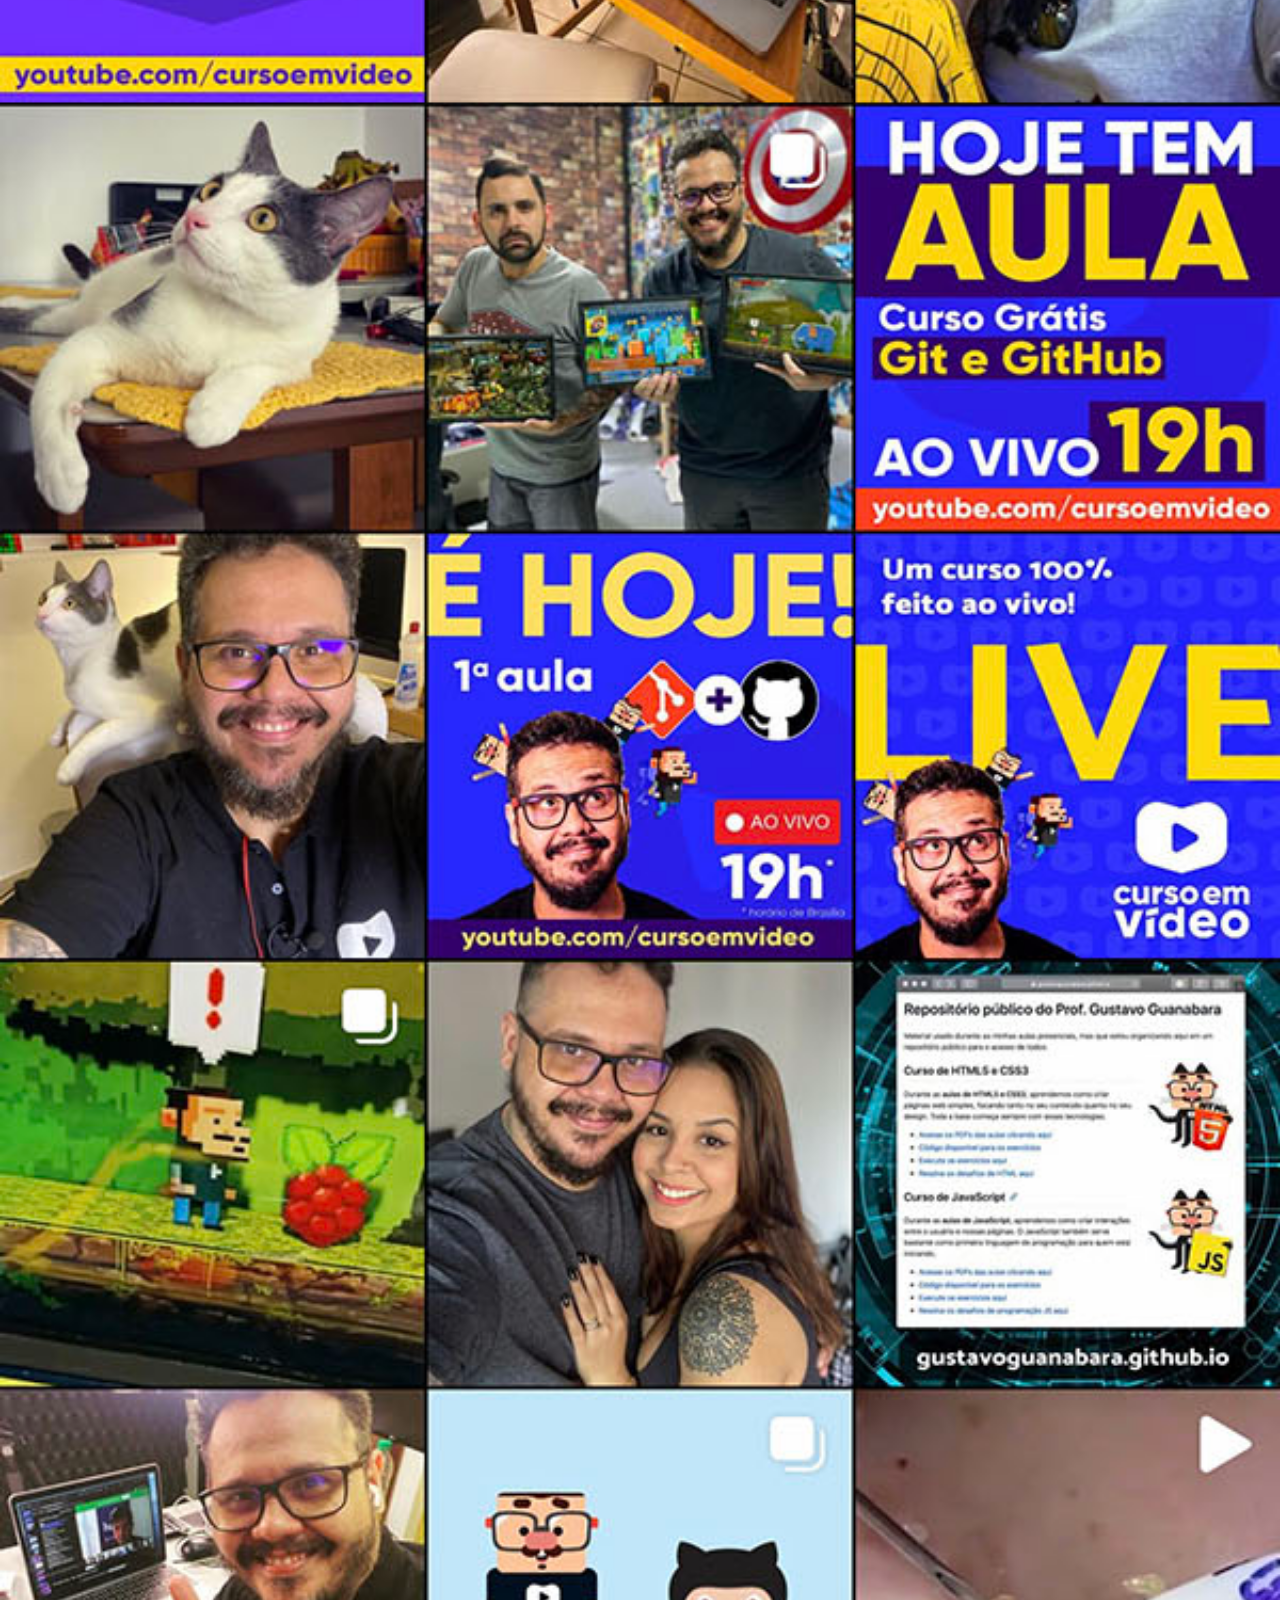
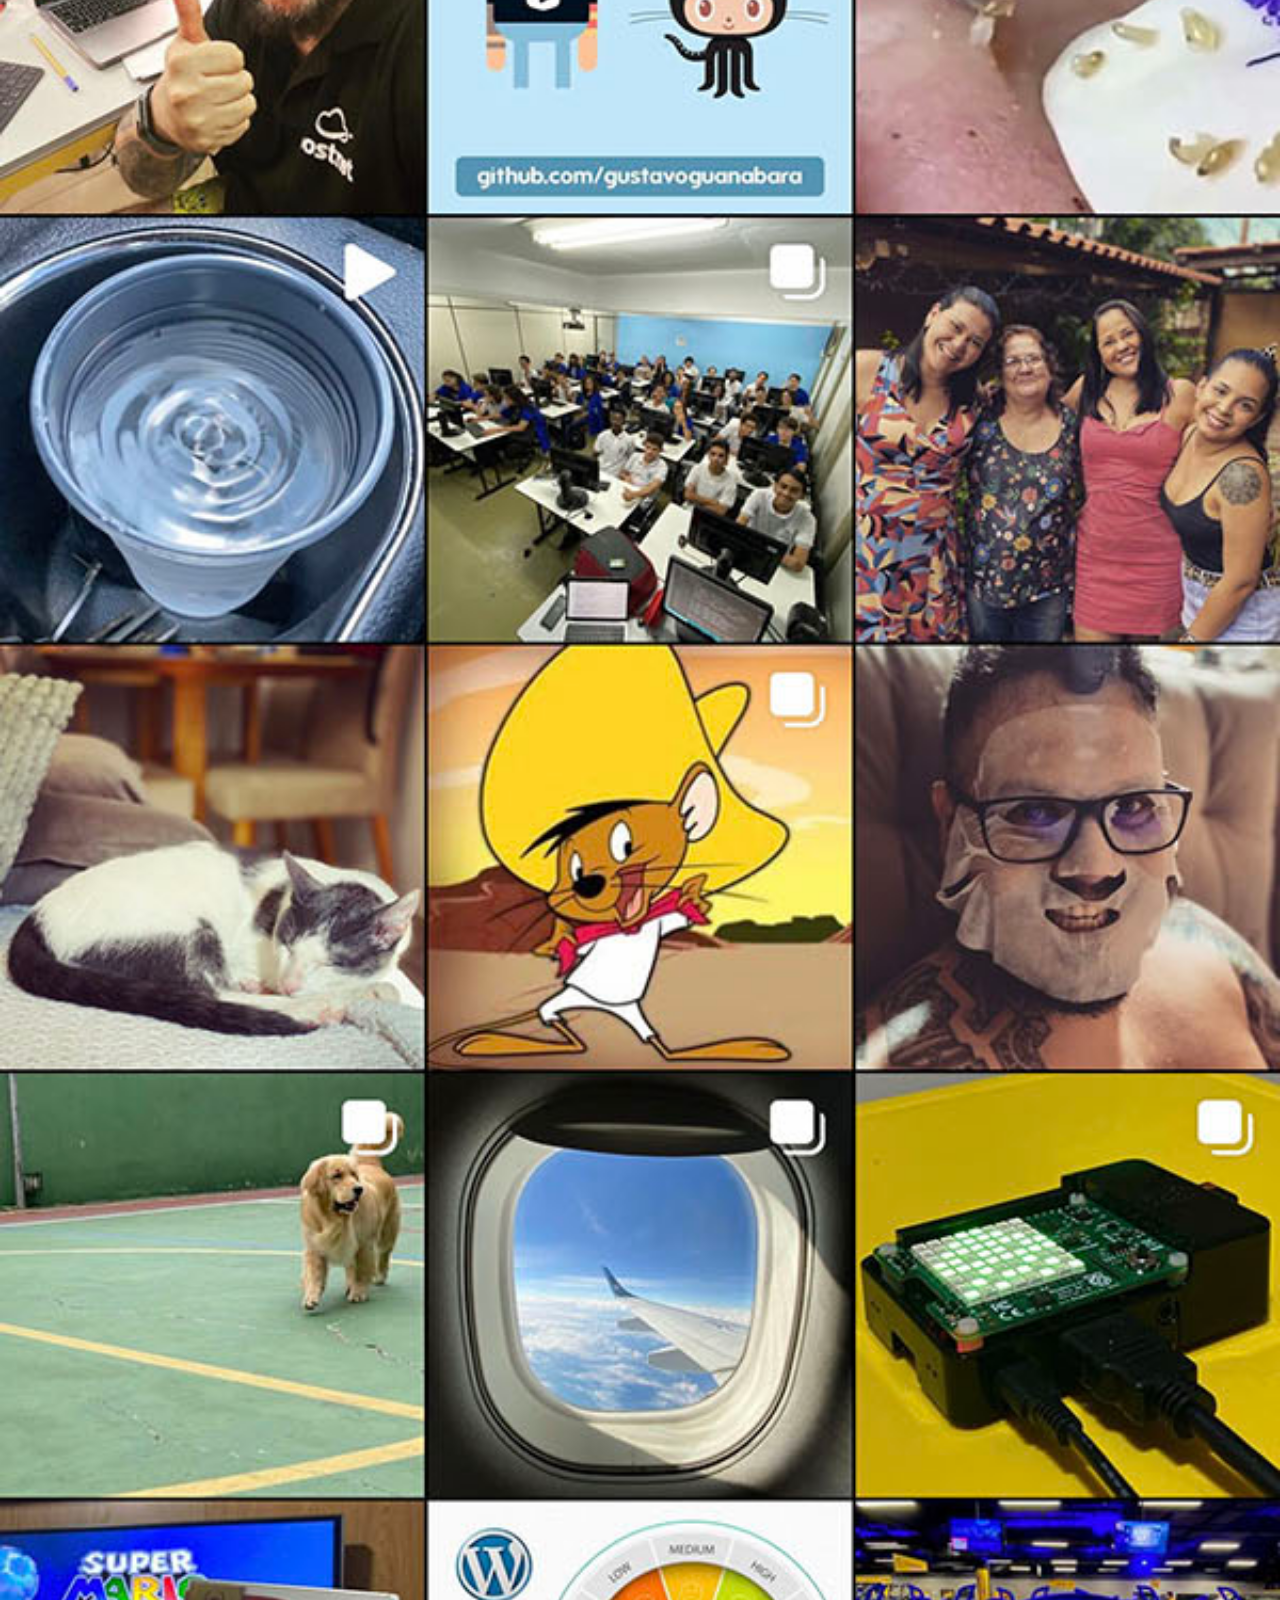
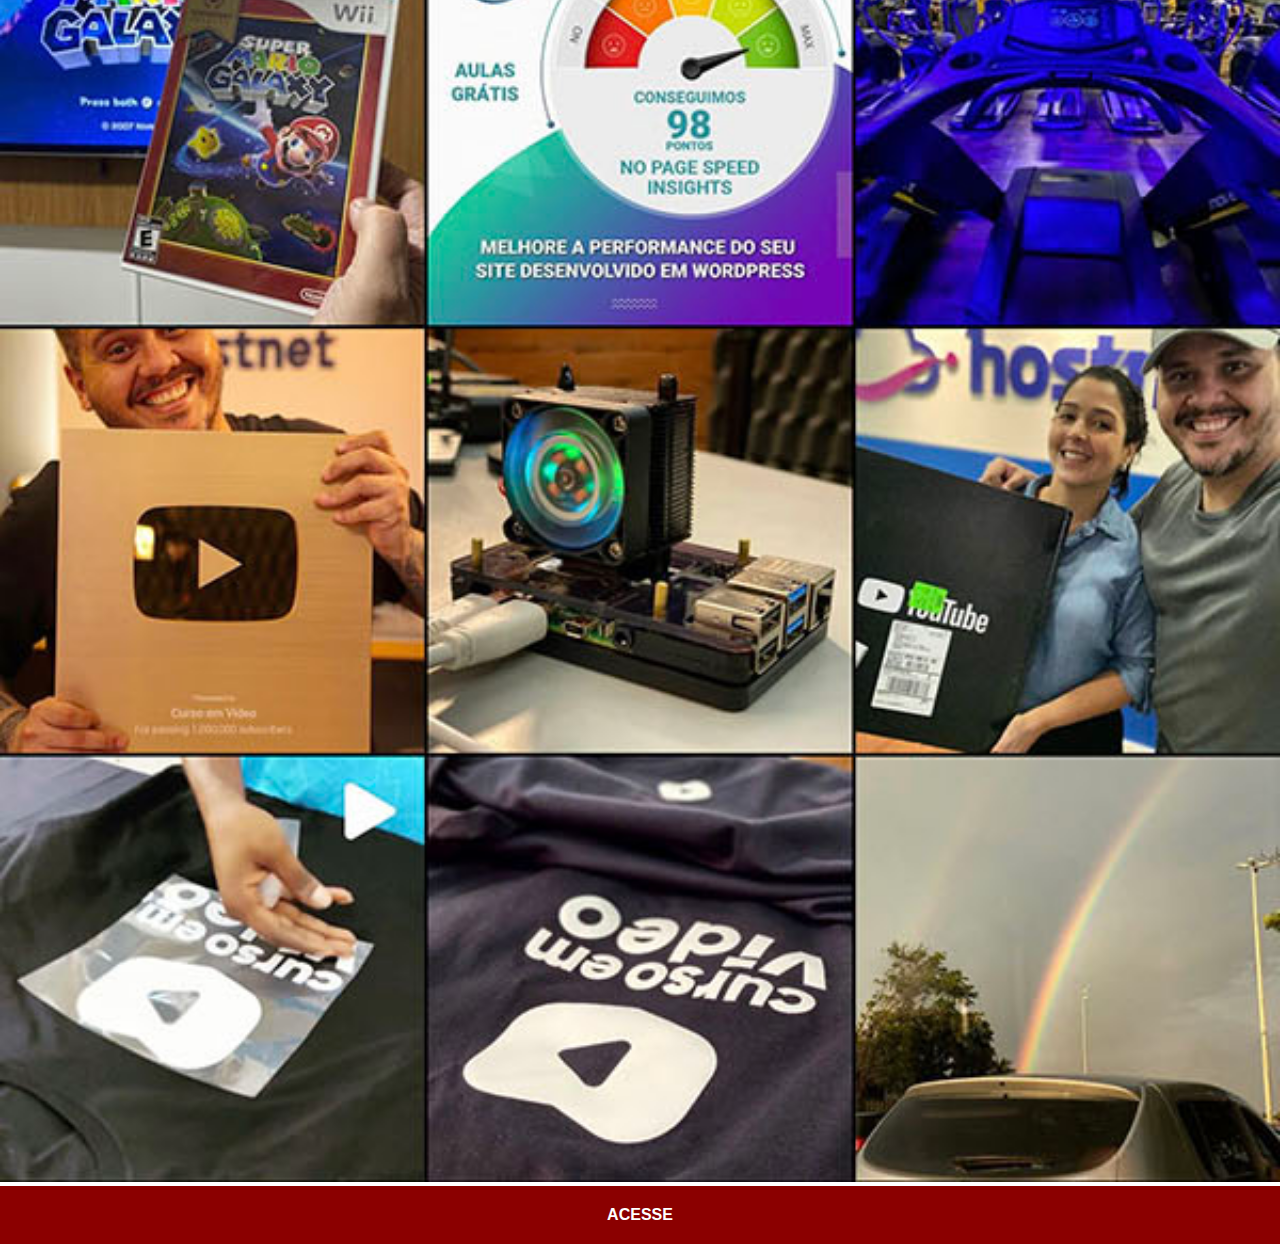
<file: instagram.html>
<!DOCTYPE html>
<html lang="pt-br">
<head>
    <meta charset="UTF-8">
    <meta http-equiv="X-UA-Compatible" content="IE=edge">
    <meta name="viewport" content="width=device-width, initial-scale=1.0">
    <title>Instagram</title>
    <link rel="stylesheet" href="estilos/social.css">
</head>
<body>
    <img src="imagens/tela-instagram.jpg" alt="Instagram">
    <a href="https://www.instagram.com/gustavoguanabara/" target="_blank">ACESSE</a>
</body>
</html>
</file>
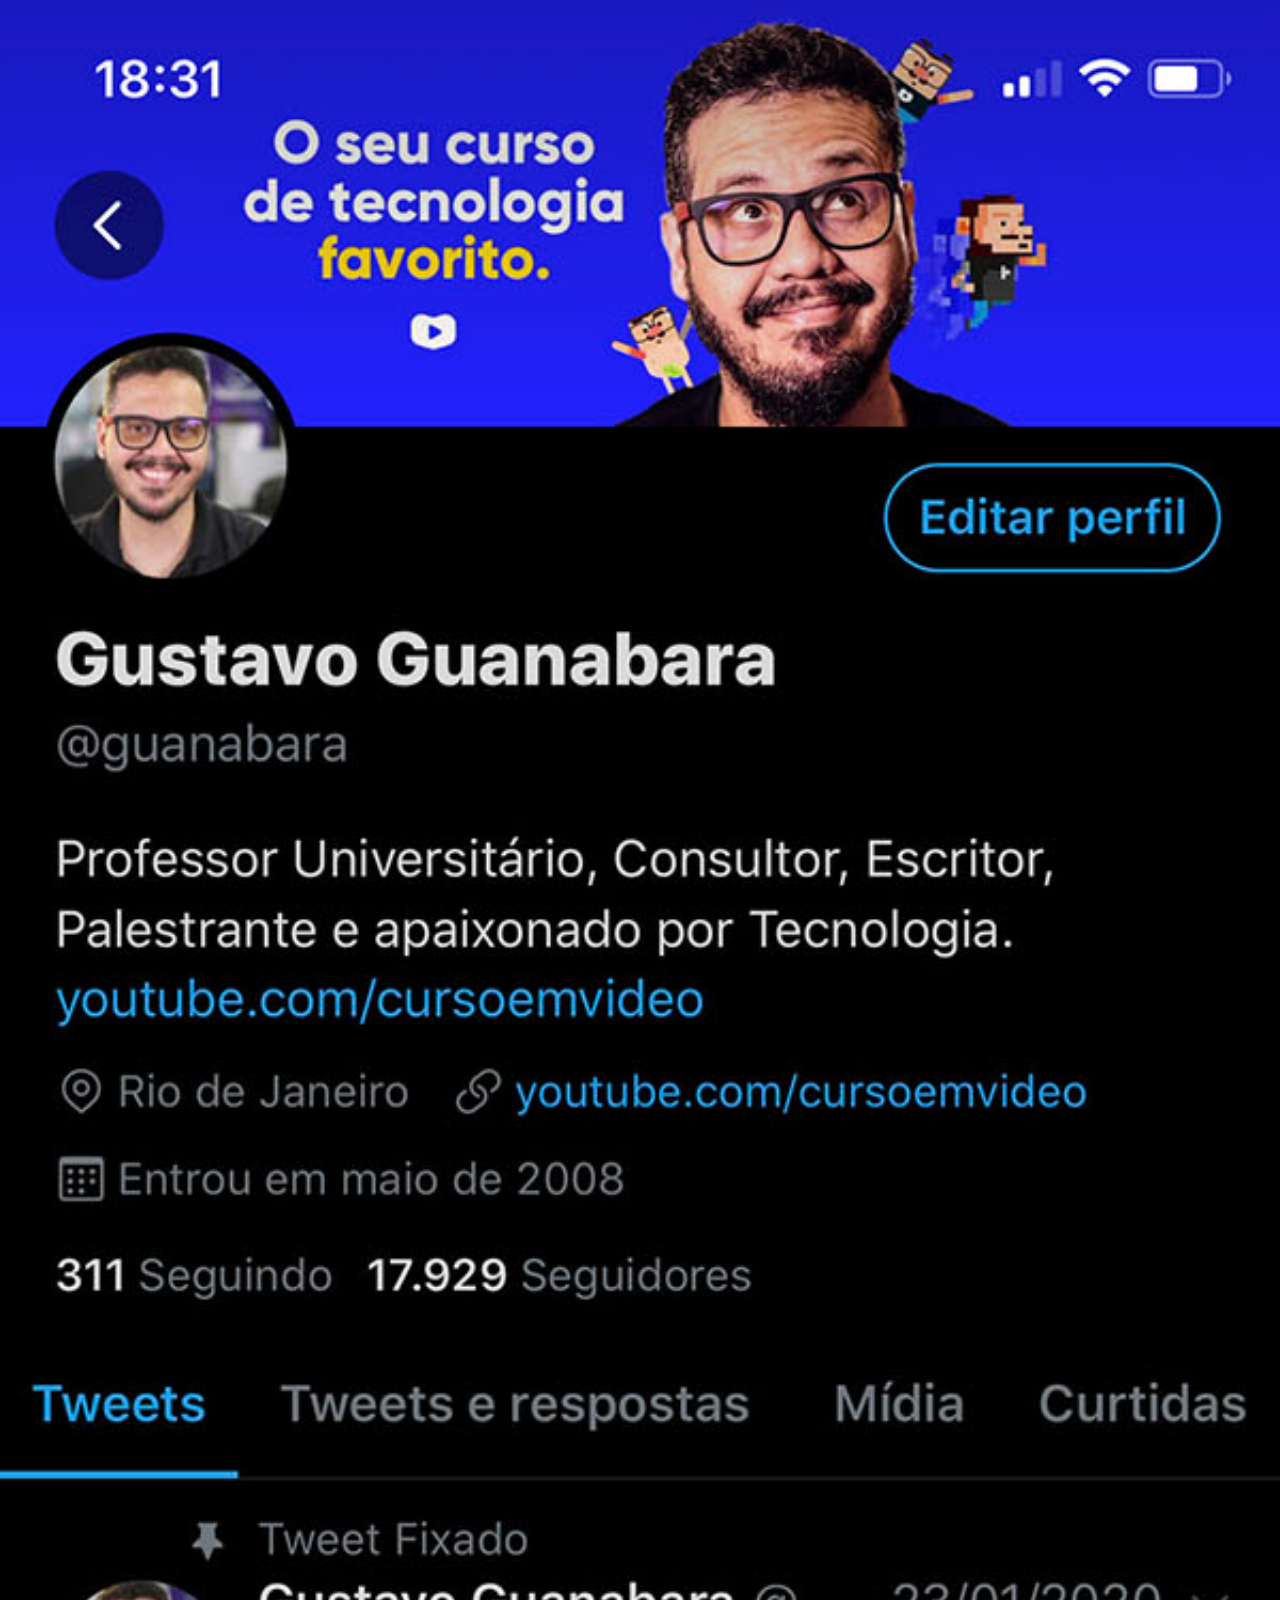
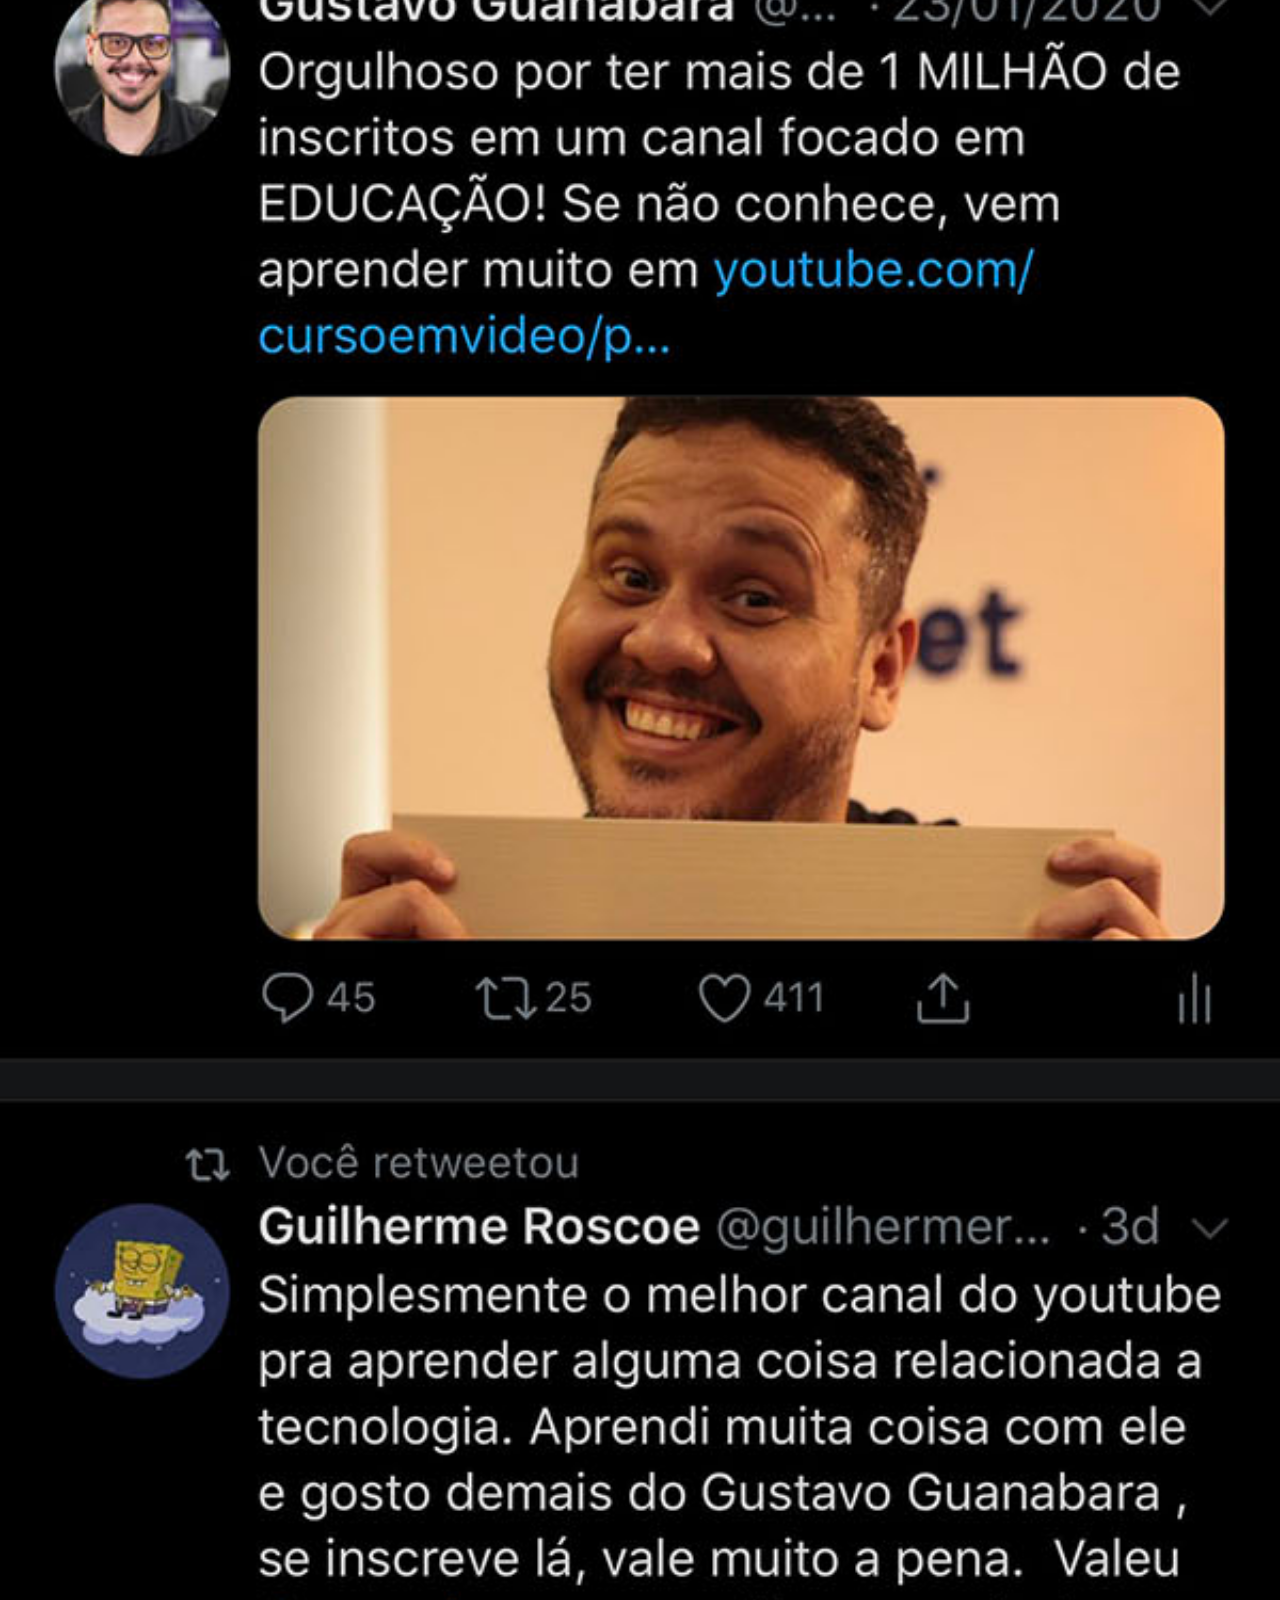
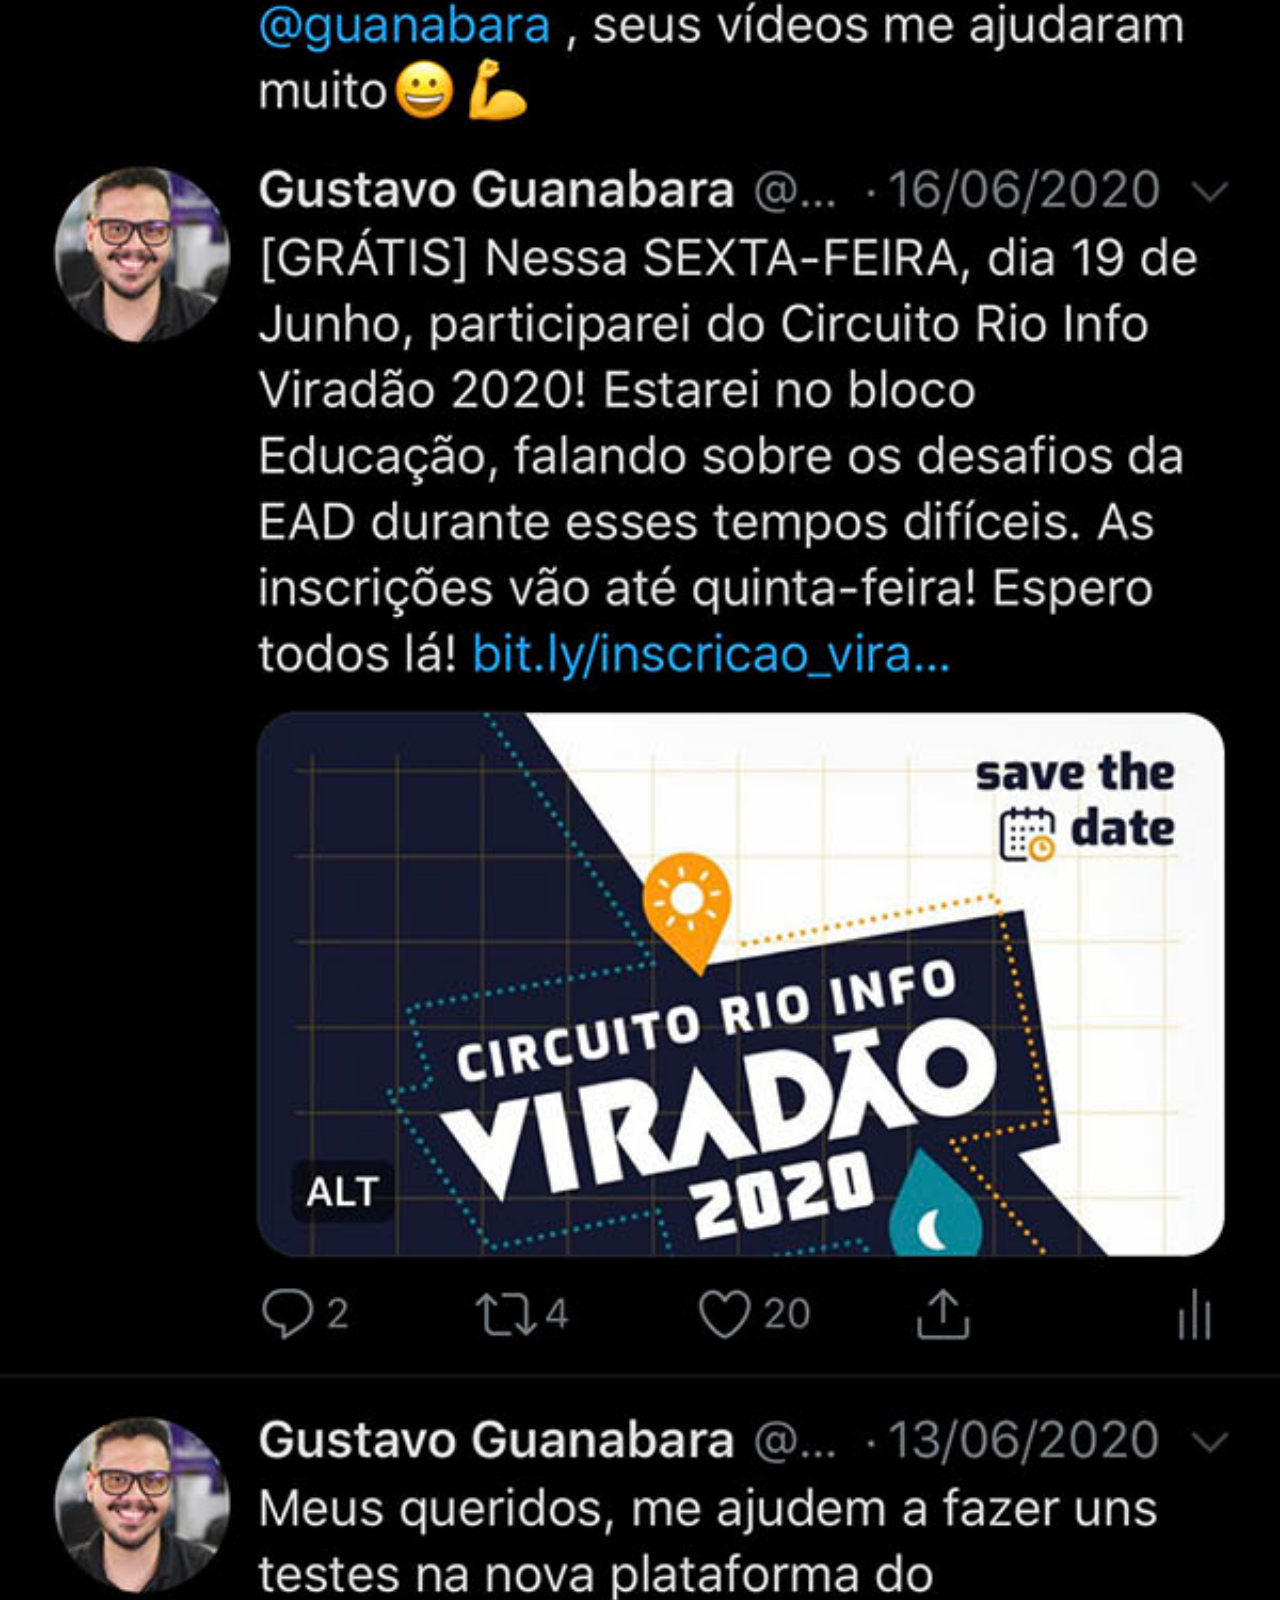
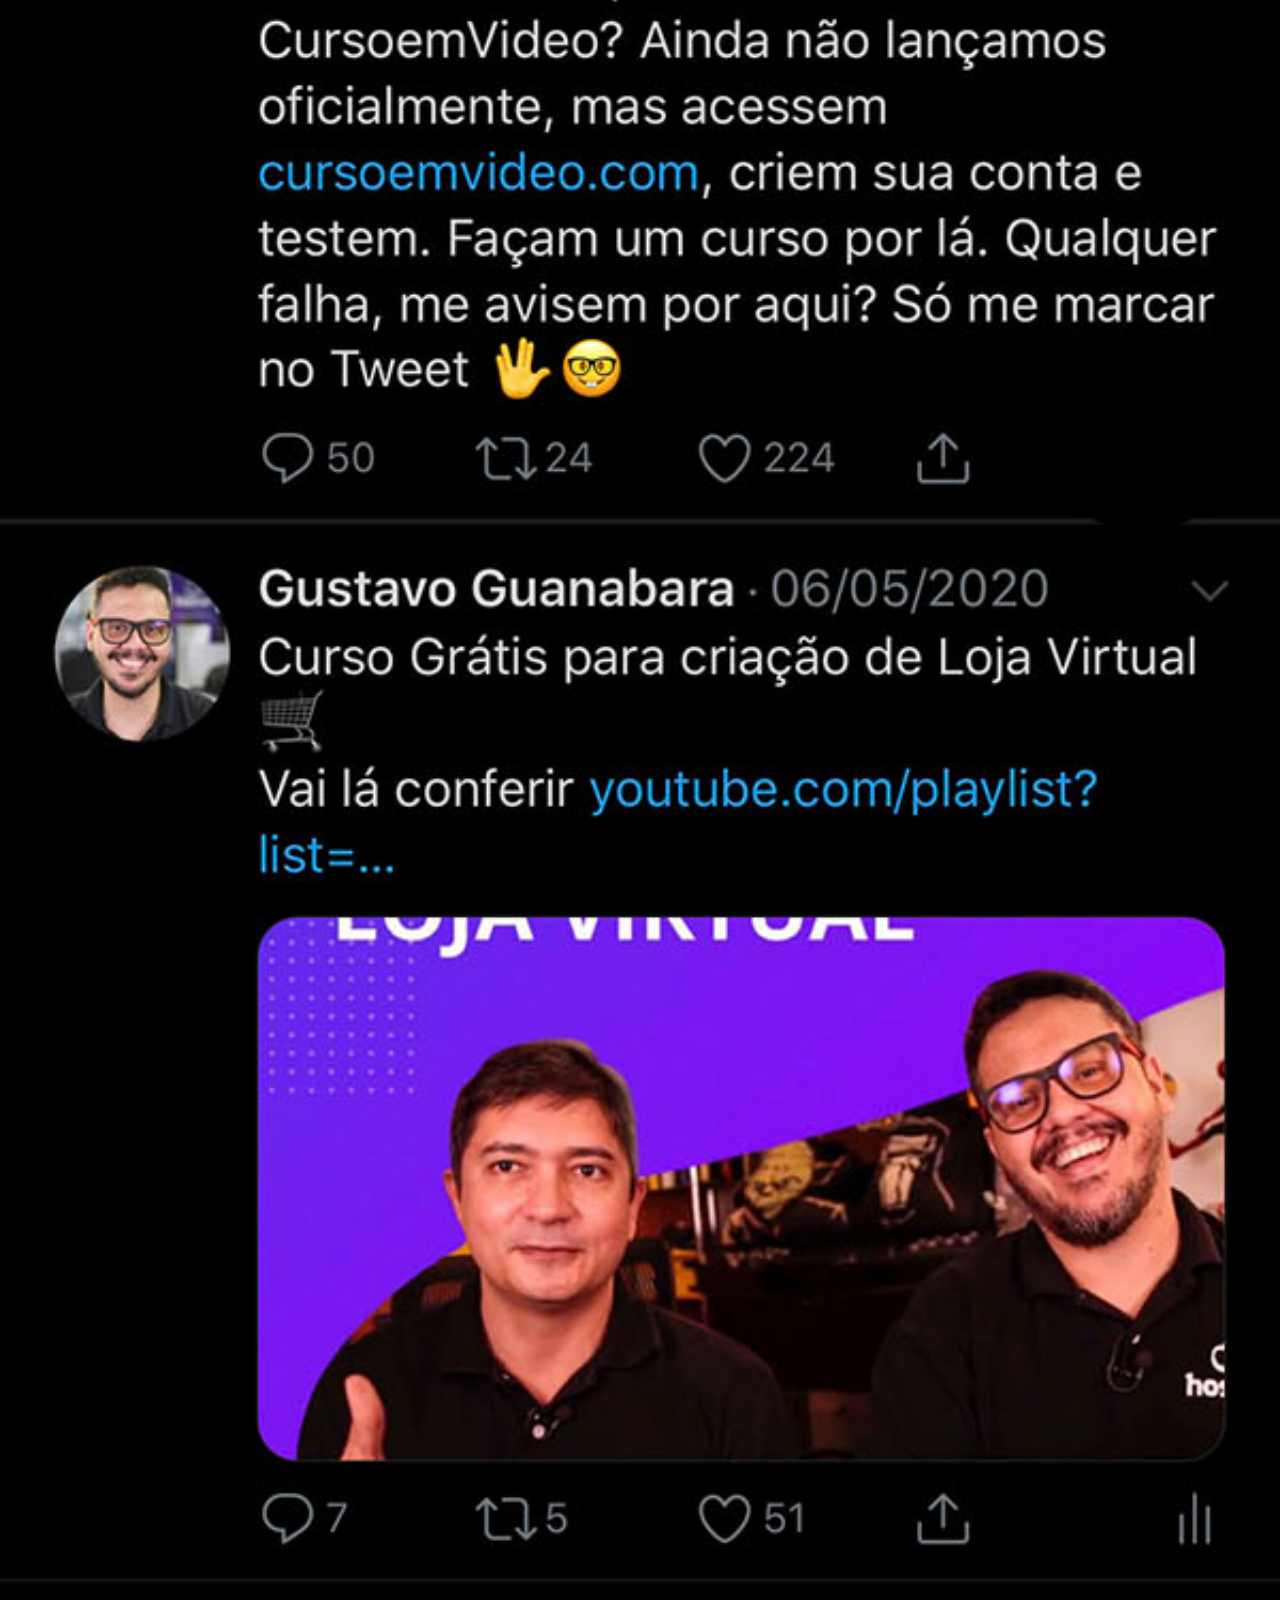
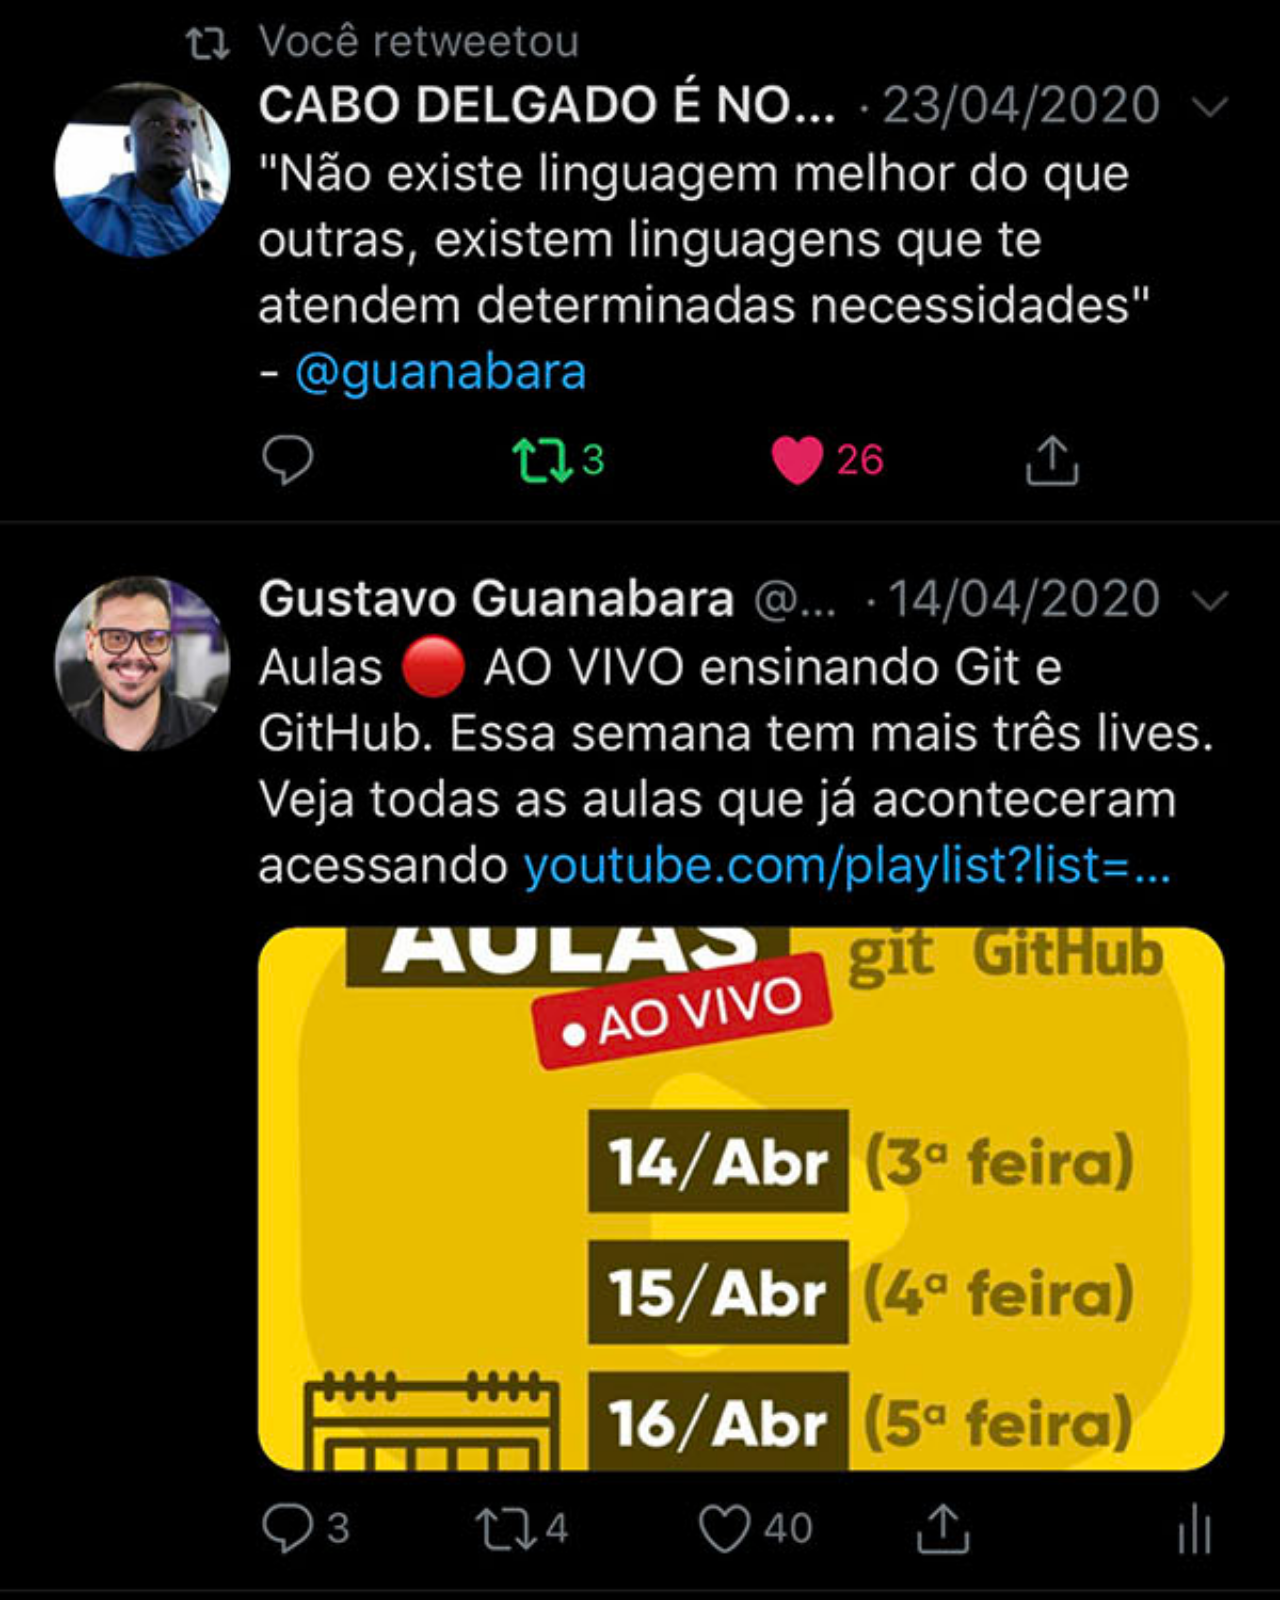
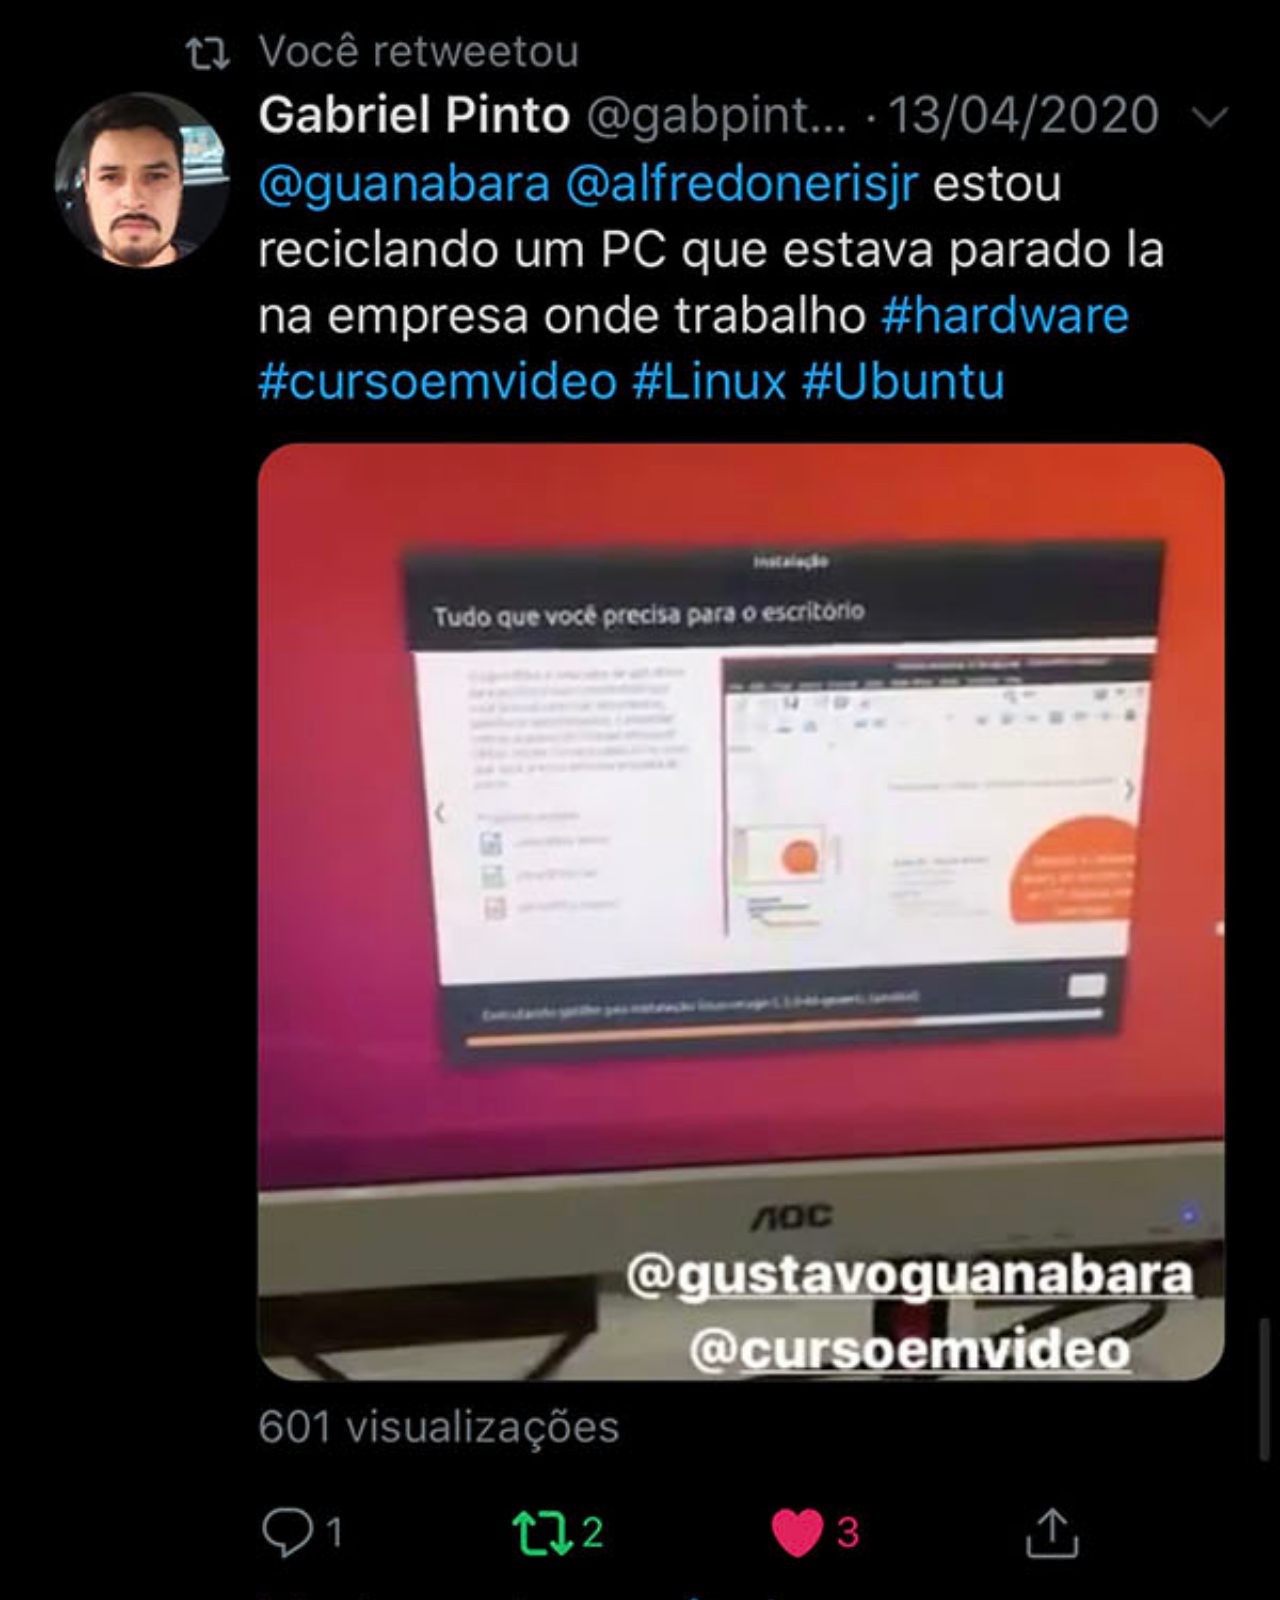
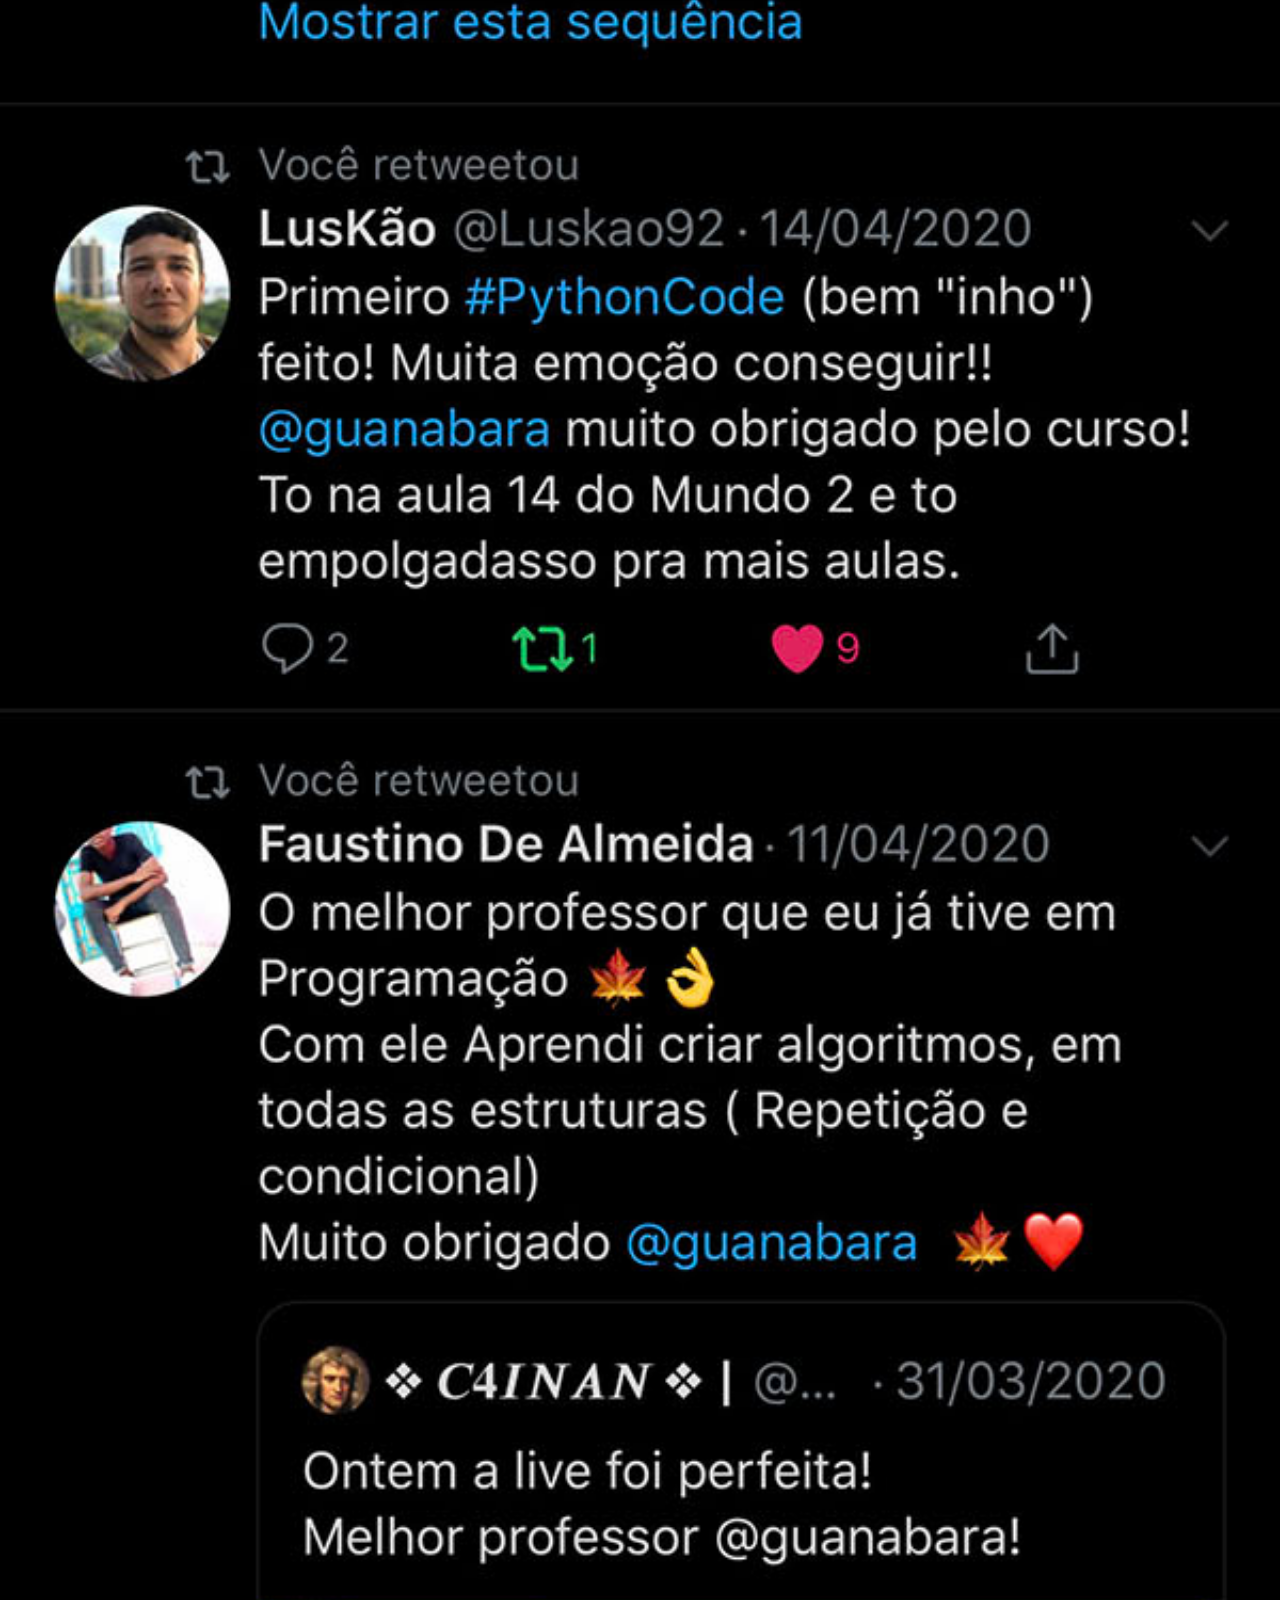
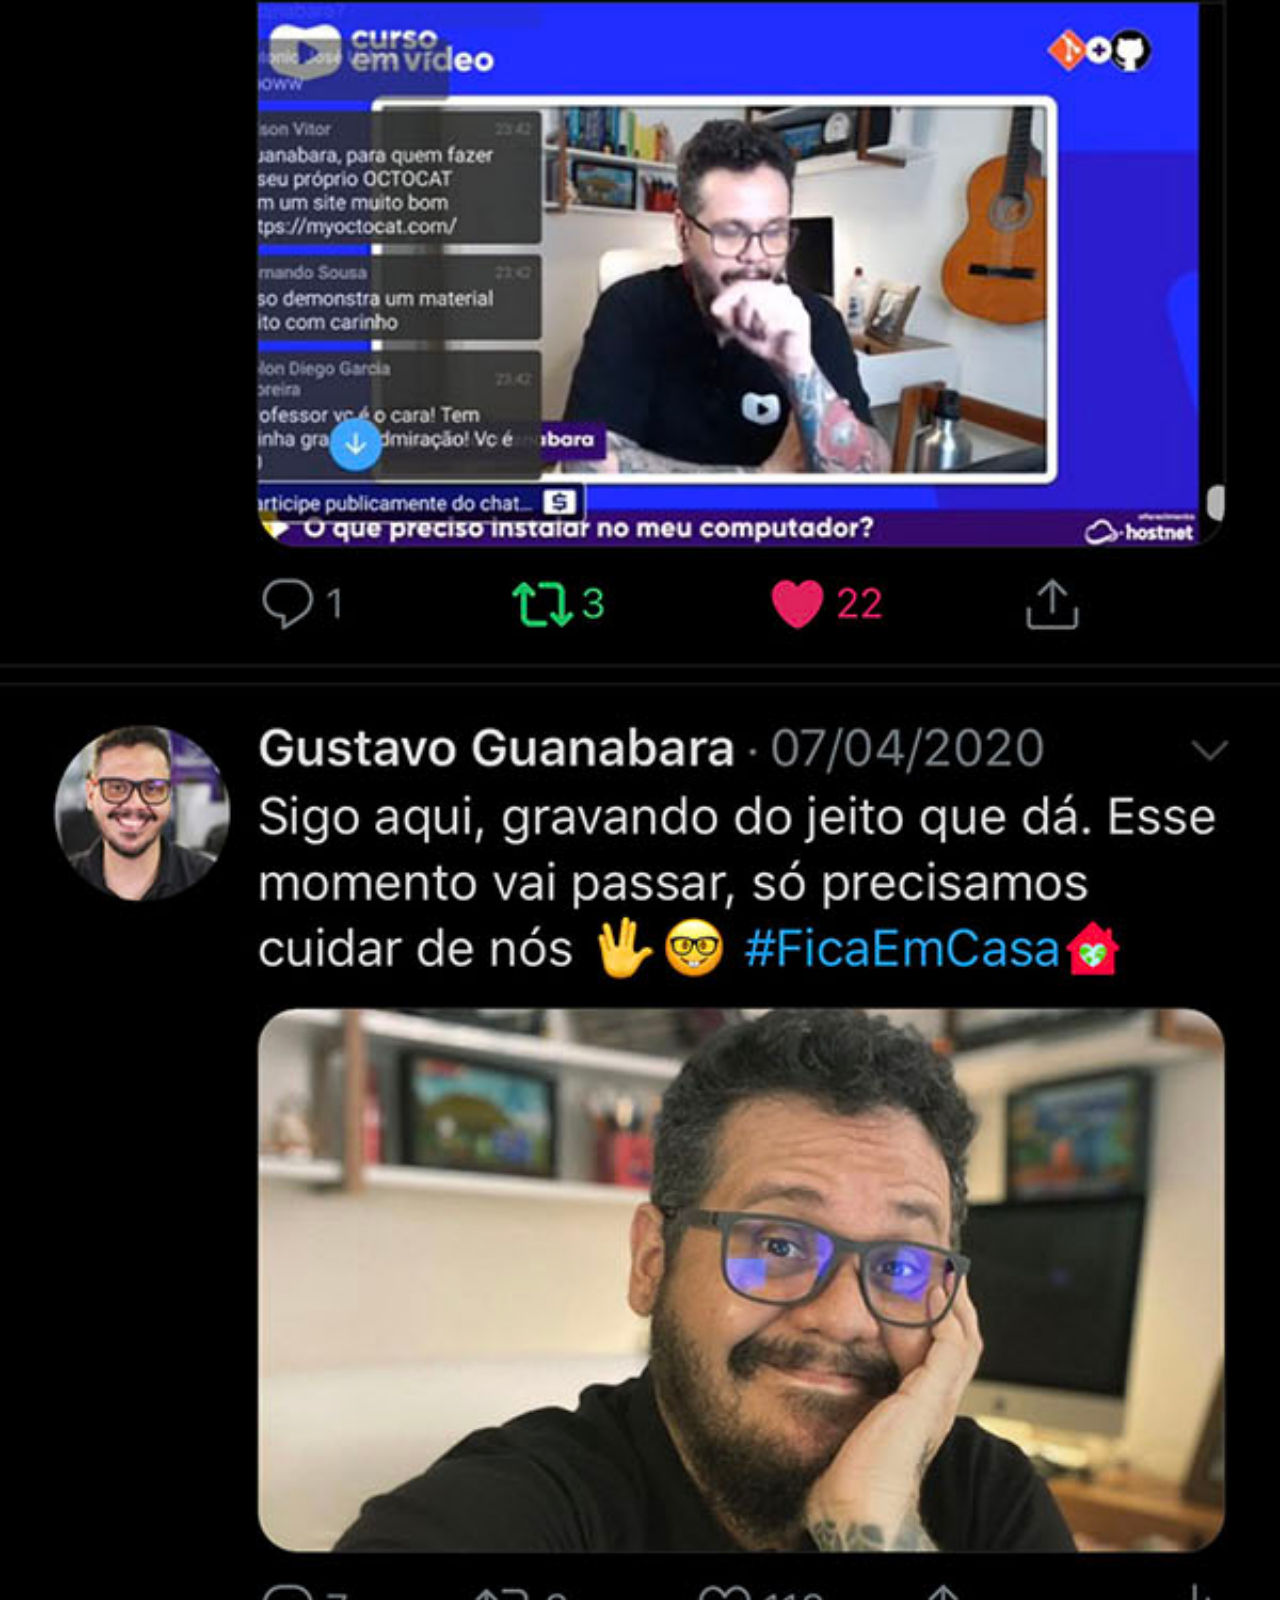
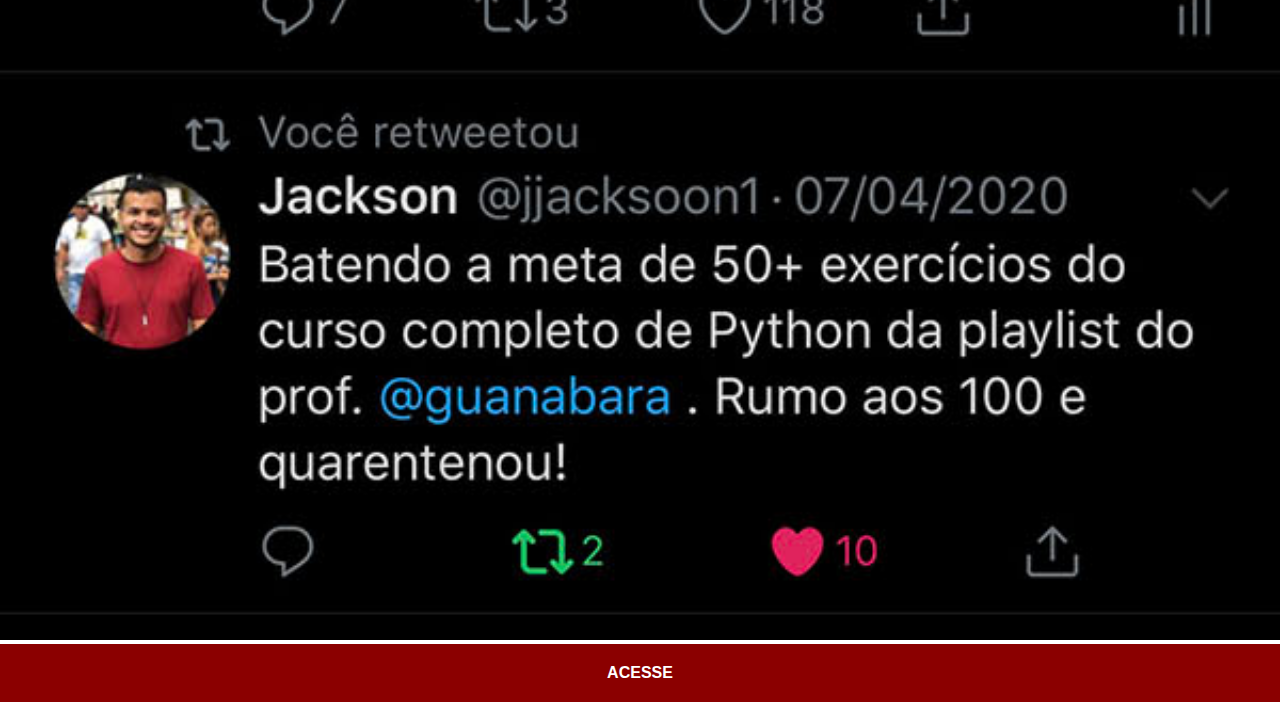
<file: twitter.html>
<!DOCTYPE html>
<html lang="pt-br">
<head>
    <meta charset="UTF-8">
    <meta http-equiv="X-UA-Compatible" content="IE=edge">
    <meta name="viewport" content="width=device-width, initial-scale=1.0">
    <title>Twitter</title>
    <link rel="stylesheet" href="estilos/social.css">
</head>
<body>
    <img src="imagens/tela-twitter.jpg" alt="Twitter">
    <a href="https://twitter.com/guanabara" target="_blank">ACESSE</a>
</body>
</html>
</file>
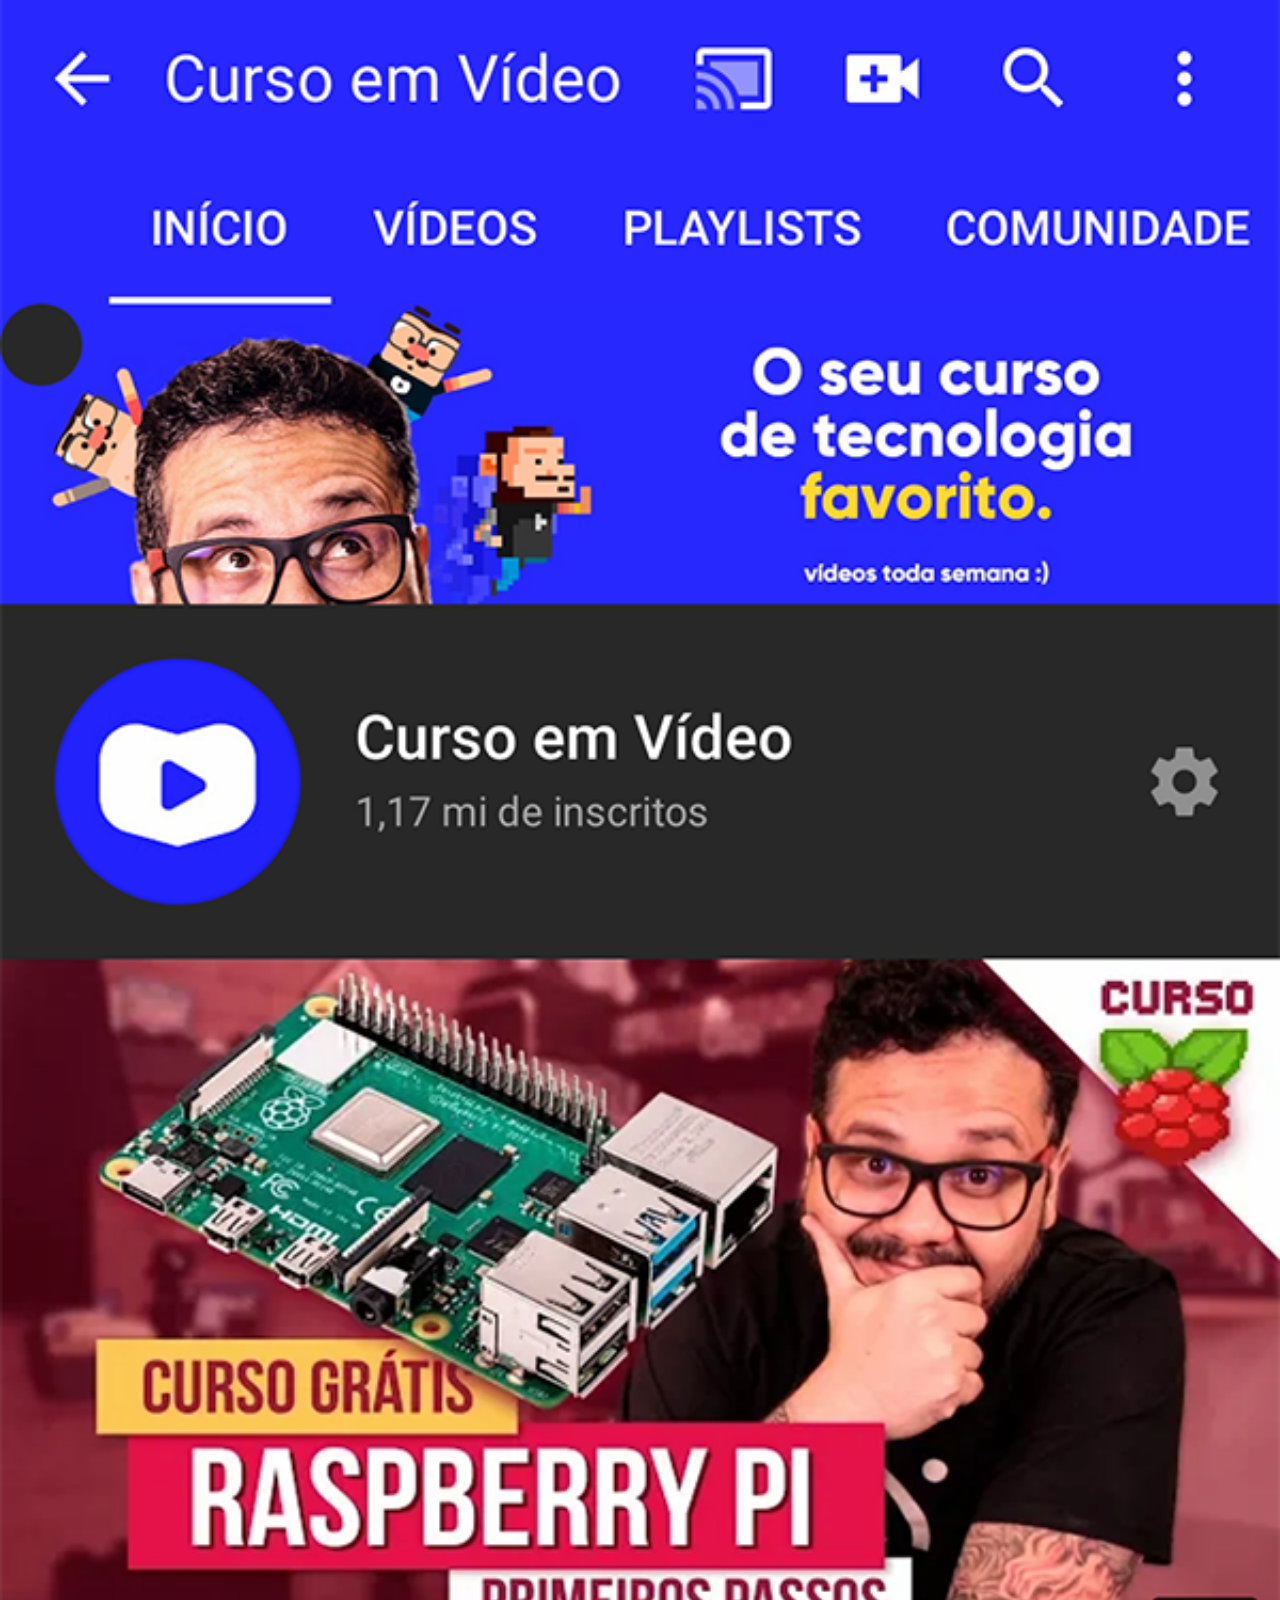
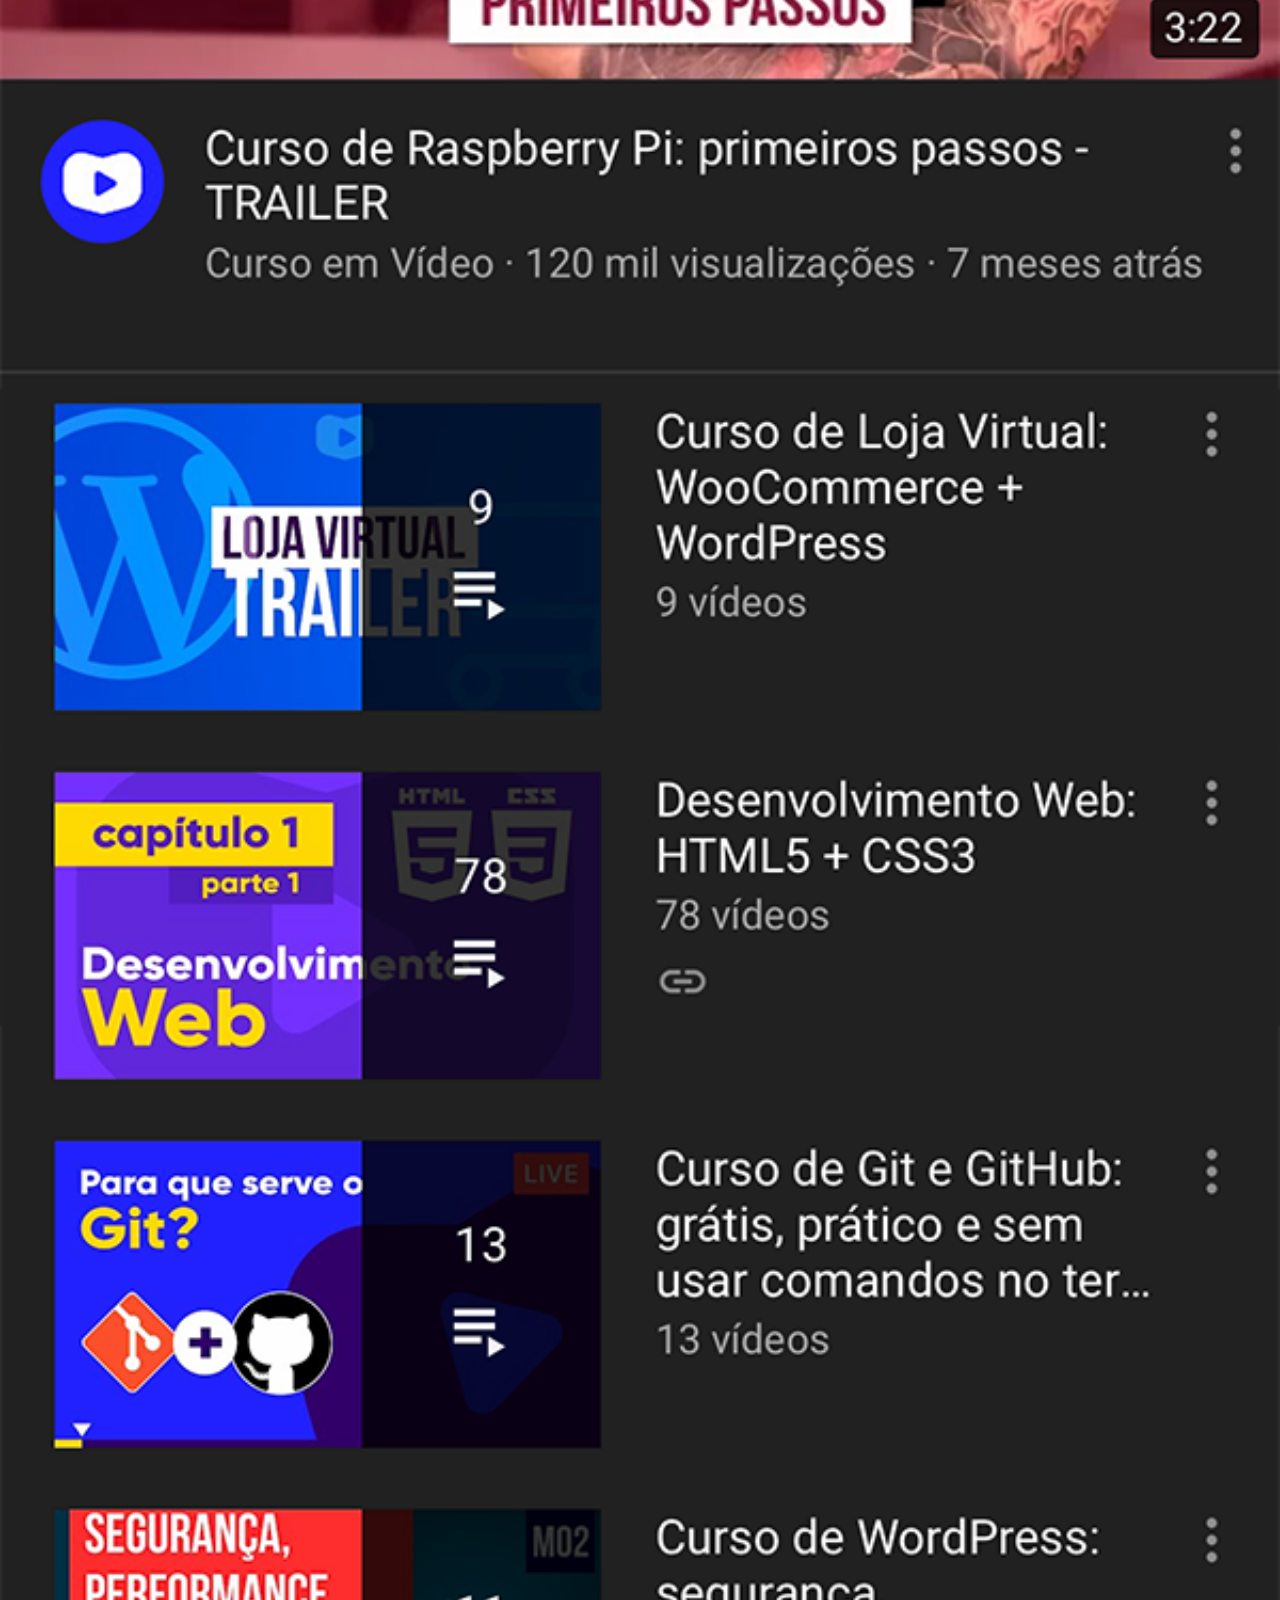
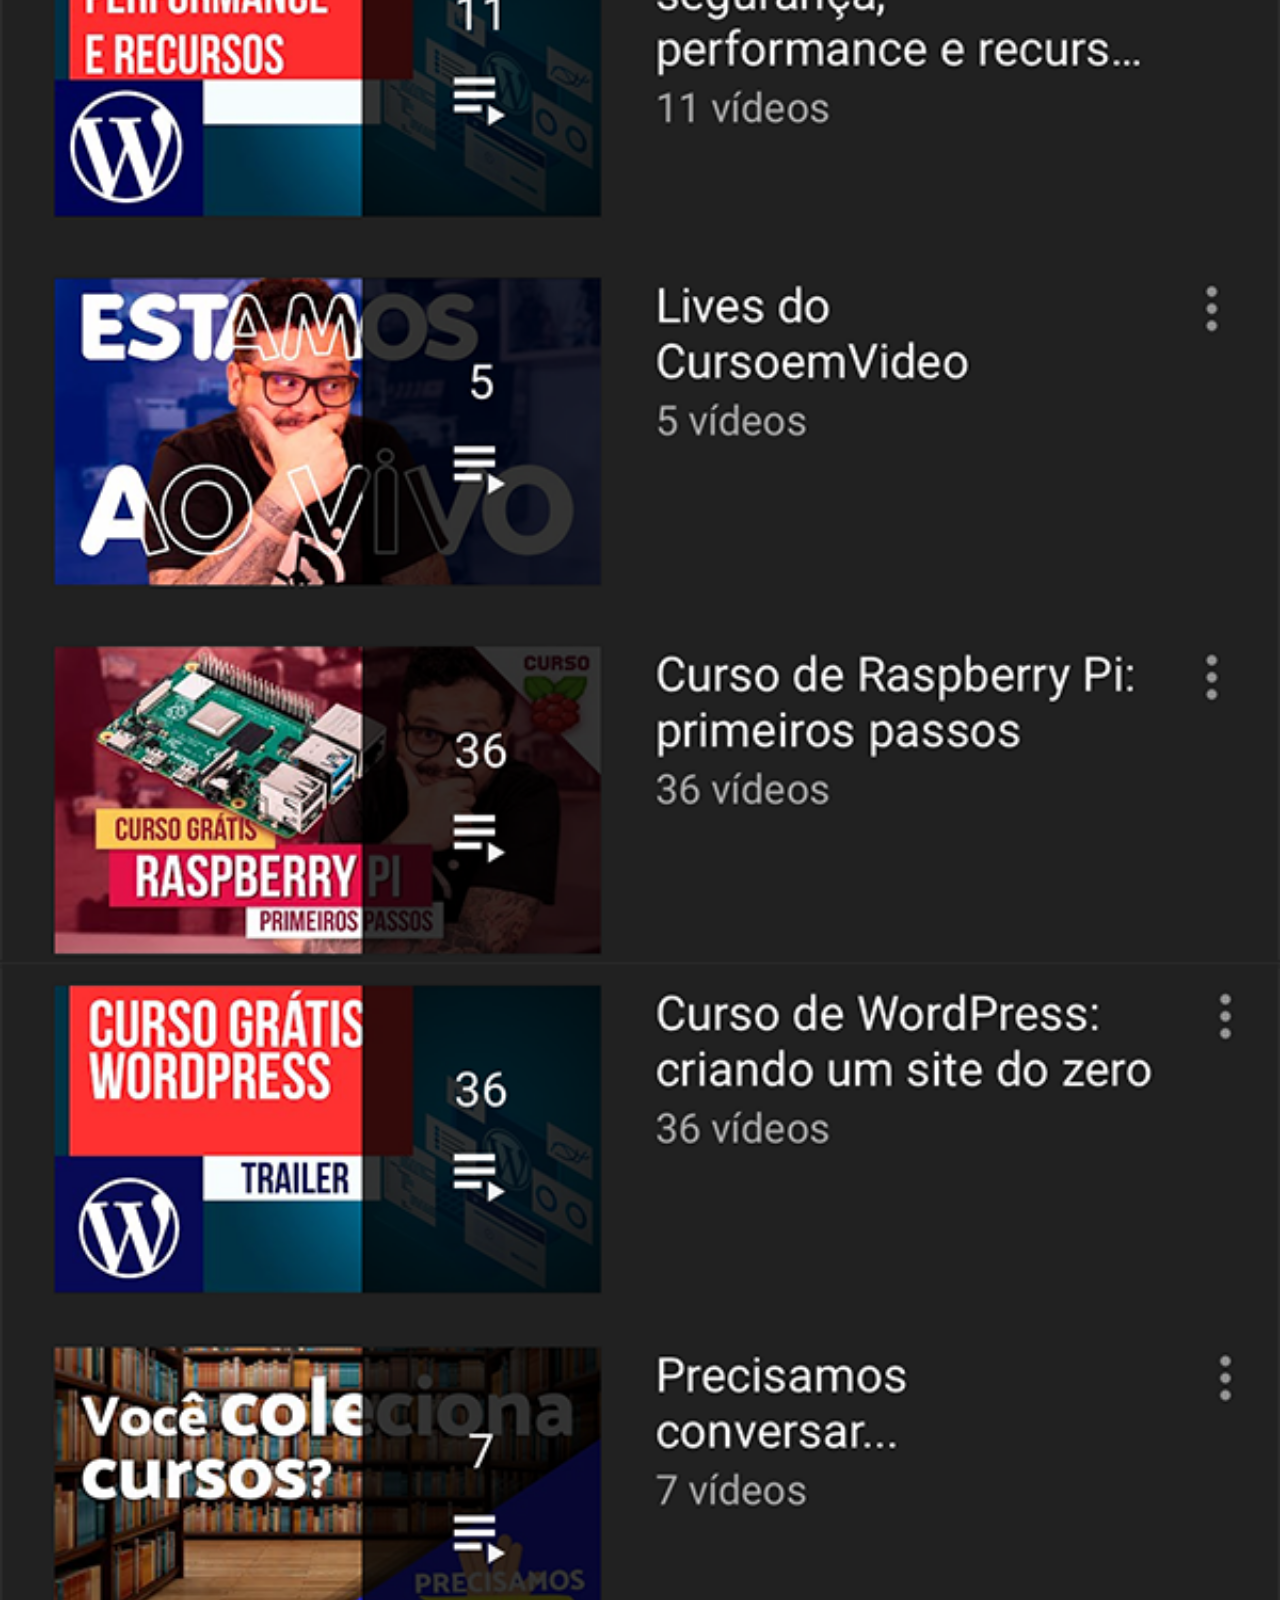
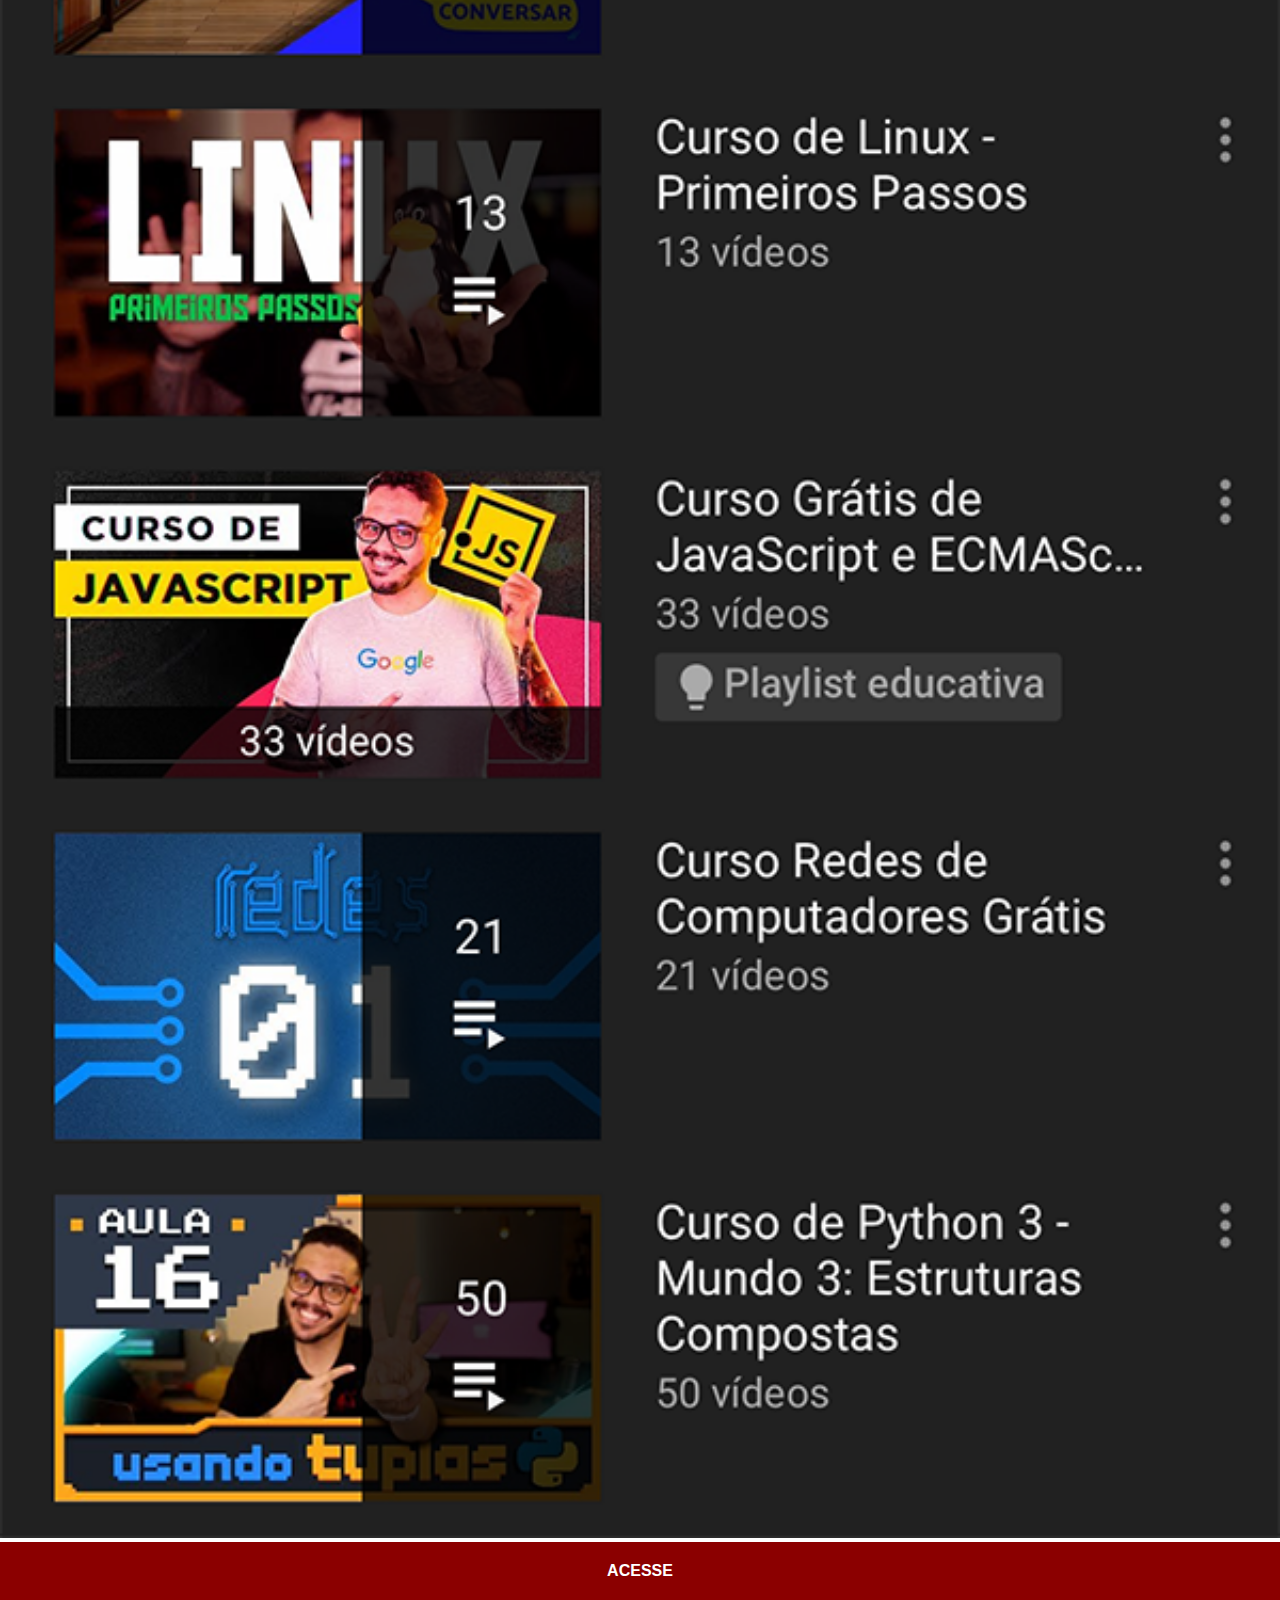
<file: youtube.html>
<!DOCTYPE html>
<html lang="pt-br">
<head>
    <meta charset="UTF-8">
    <meta http-equiv="X-UA-Compatible" content="IE=edge">
    <meta name="viewport" content="width=device-width, initial-scale=1.0">
    <title>Youtube</title>
    <link rel="stylesheet" href="estilos/social.css">
</head>
<body>
    <img src="imagens/tela-youtube.png" alt="YouTube">
    <a href="https://www.youtube.com/cursoemvideo" target="_blank">ACESSE</a>
</body>
</html>
</file>
<file: estilos/style.css>
@charset "UTF-8";

* {
    margin: 0px;
    padding: 0px;
    font-family: Arial, Helvetica, sans-serif;
}

html, body {
    height: 100vh;
    width: 100vw;
    background-color: black;
}

body {
    background: url('/imagens/fundo-madeira.jpg') no-repeat top center;
    background-size: cover;
    background-attachment: fixed;
}

main {
    position: relative;
    height: 100vh;
}

section#telefone {
    position: absolute;
    top: 50%;
    left: 50%;
    transform: translate(-50%, -50%);

    height: 627px;
    width: 311px;
    background: url('../imagens/frame-iphone.png') no-repeat;
}

iframe#tela {
    position: relative;
    top: 80px;
    left: 22px;
    width: 267px;
    height: 471px;
}

section#redes-sociais {
    text-align: right;
}

section#redes-sociais img {
    width: 50px;
    margin: 10px;
    border-radius: 50%;
    box-shadow: 2px 2px 5px rgba(0, 0, 0, 0.384);
    box-sizing: border-box;
}

section#redes-sociais img:hover {
    border: 2px solid white;
    transform: translate(-3px, -3px);
    box-shadow: 5px 5px 10px rgba(0, 0, 0, 0.603);
    transition: transform .5s, border .7s;
}
</file>
<file: estilos/social.css>
@charset "UTF-8";


* {
    margin: 0px;
    padding: 0px;
    font-family: Arial, Helvetica, sans-serif;
}

::-webkit-scrollbar {
    width: 0px;
    height: 0px;
}

img {
    width: 100vw;
}

a {
    display: block;
    background-color: darkred;
    color: white;
    padding: 20px;
    text-align: center;
    font-weight: bolder;
    text-decoration: none;
}

a:hover {
    background-color: red;
}
</file>
